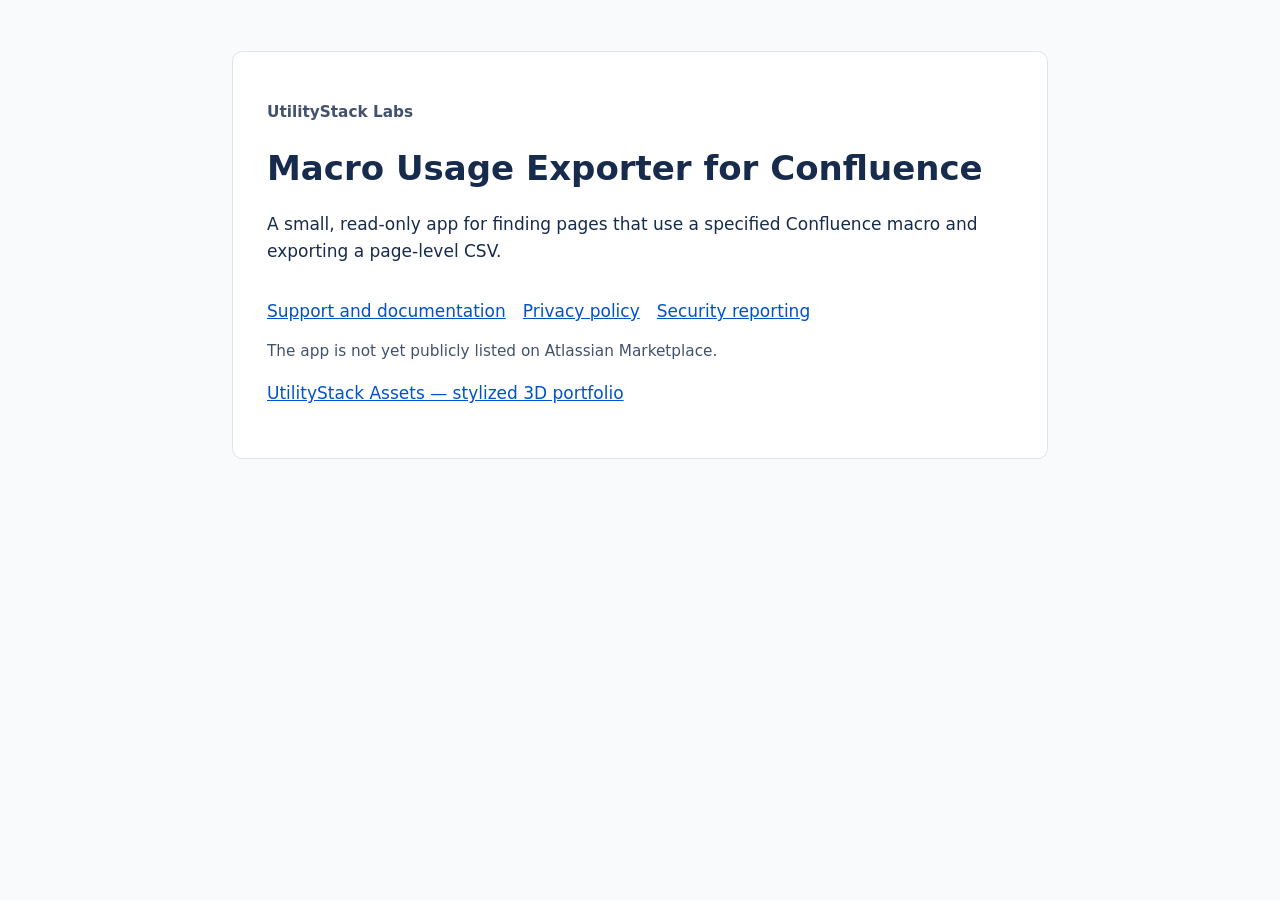
<file: index.html>
<!doctype html>
<html lang="en">
<head>
  <meta charset="utf-8">
  <meta name="viewport" content="width=device-width, initial-scale=1">
  <title>UtilityStack Labs — Macro Usage Exporter</title>
  <link rel="stylesheet" href="style.css">
</head>
<body>
  <main>
    <p class="eyebrow">UtilityStack Labs</p>
    <h1>Macro Usage Exporter for Confluence</h1>
    <p>A small, read-only app for finding pages that use a specified Confluence macro and exporting a page-level CSV.</p>
    <nav aria-label="App resources">
      <a href="support.html">Support and documentation</a>
      <a href="privacy.html">Privacy policy</a>
      <a href="security.html">Security reporting</a>
    </nav>
    <p class="note">The app is not yet publicly listed on Atlassian Marketplace.</p>
    <p><a href="assets/">UtilityStack Assets — stylized 3D portfolio</a></p>
  </main>
</body>
</html>
</file>
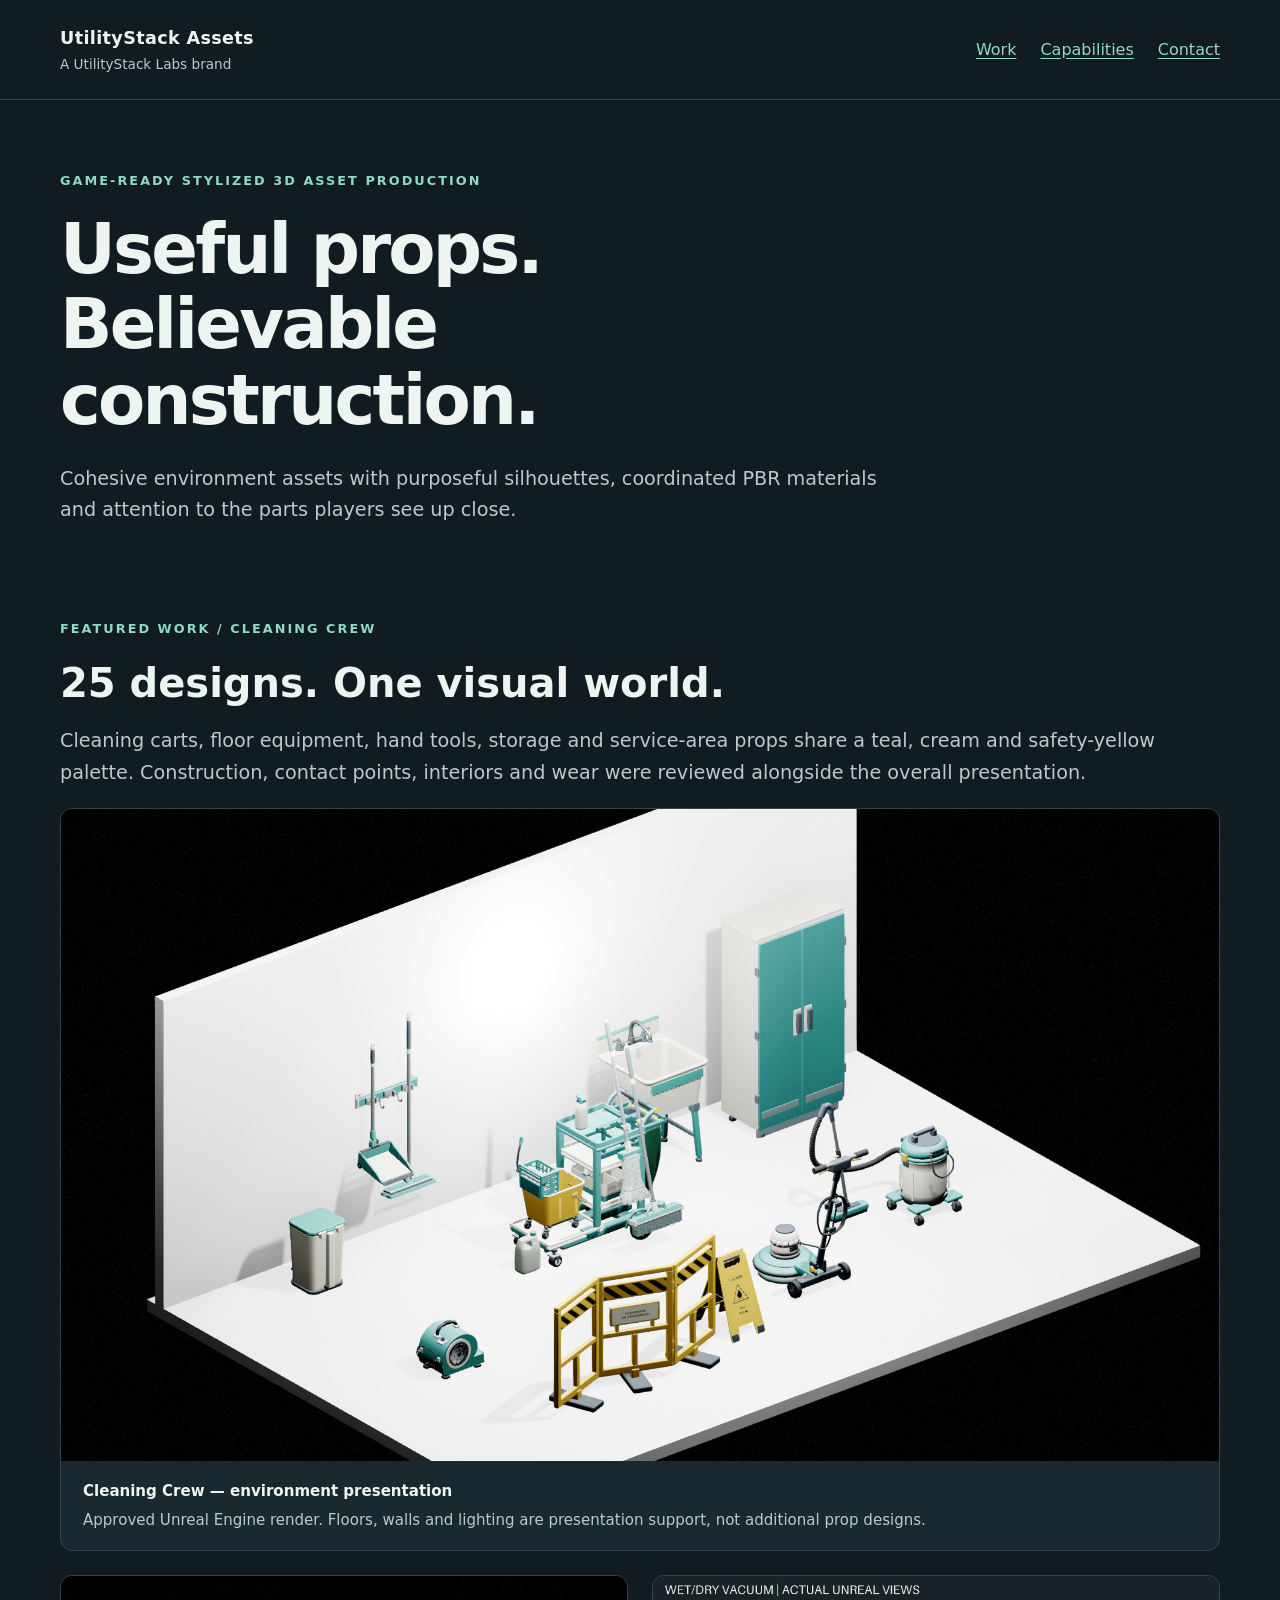
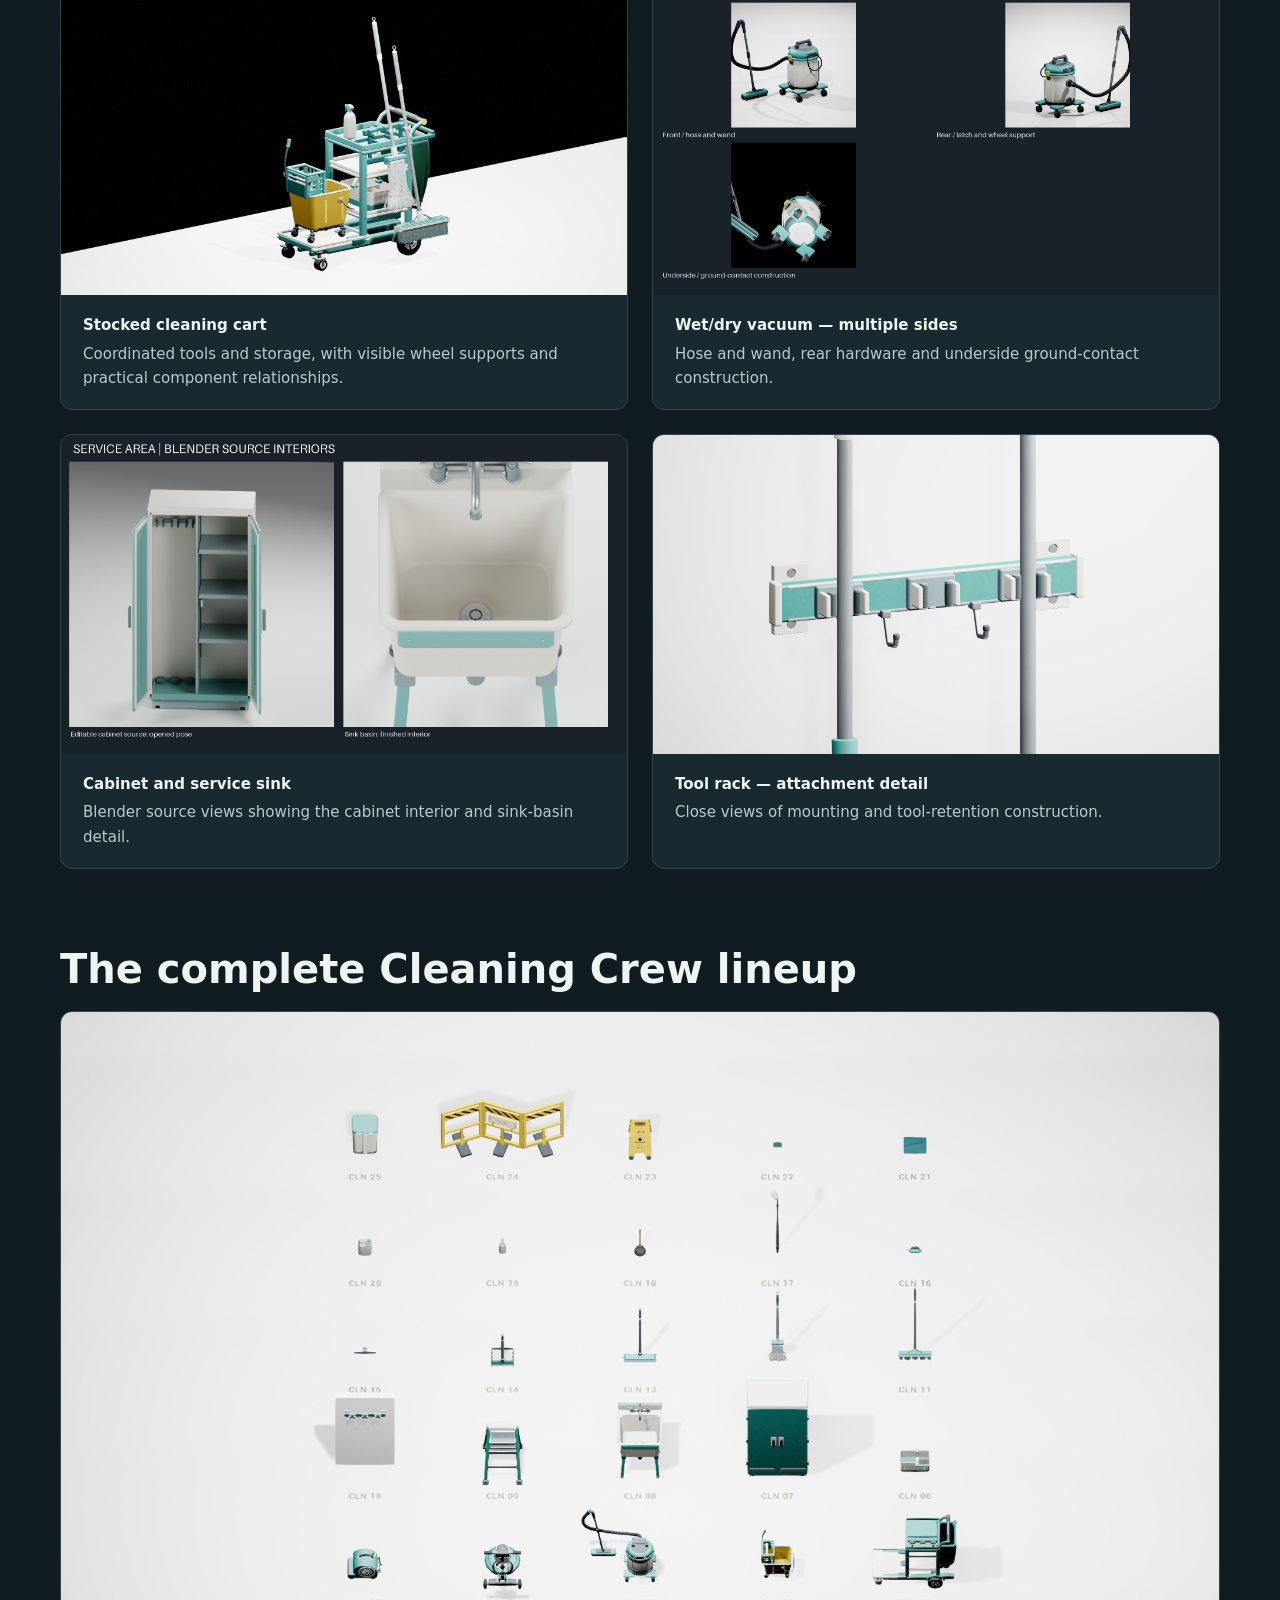
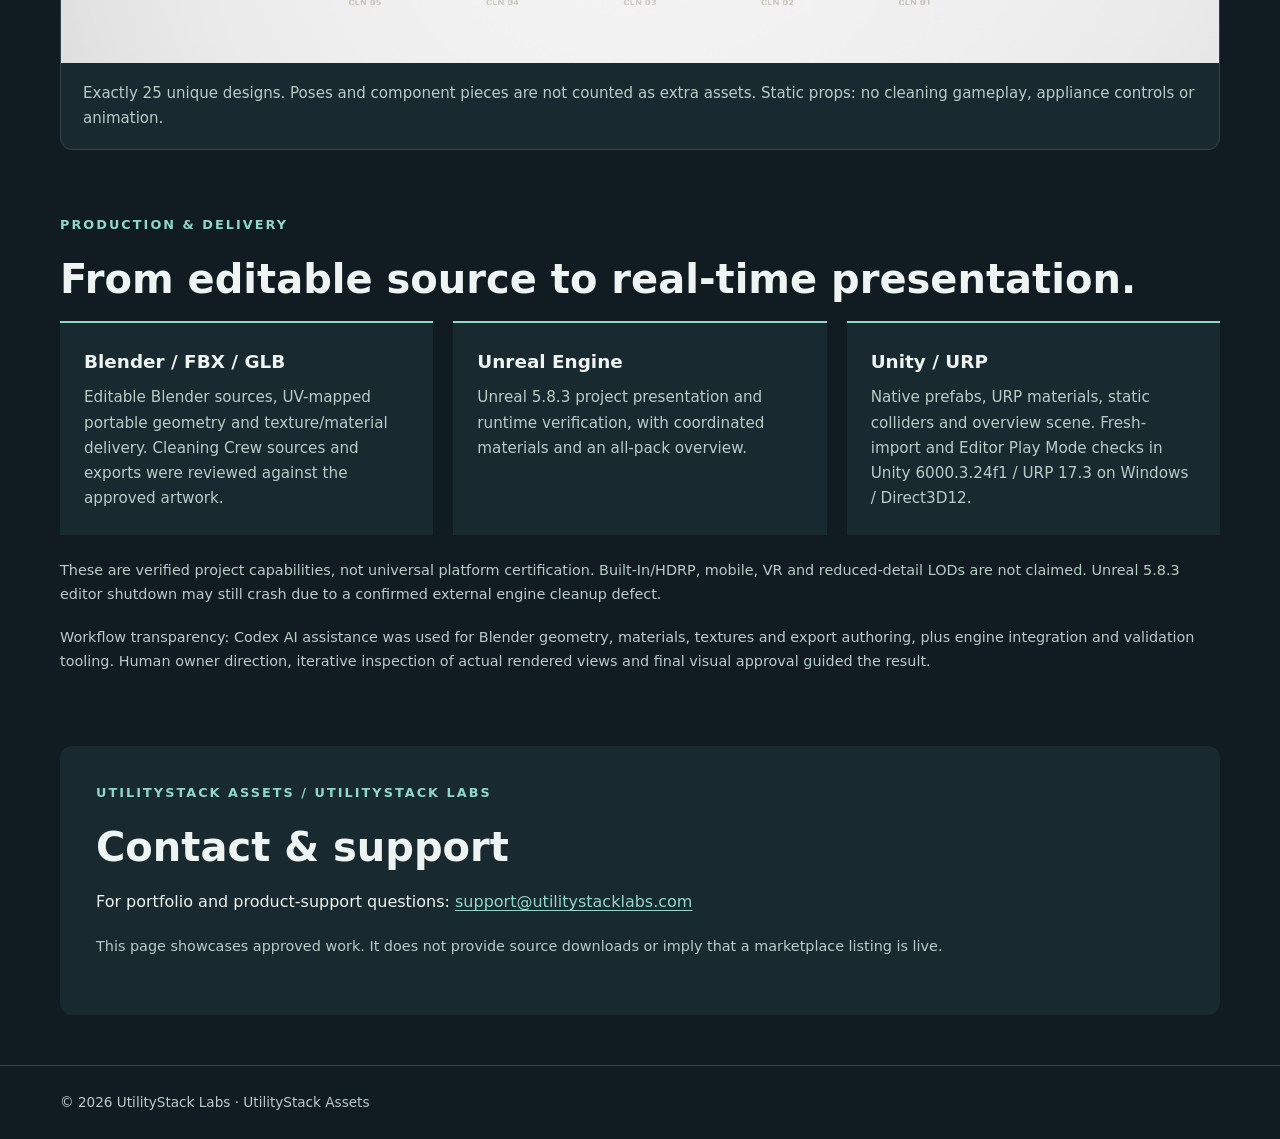
<file: assets/index.html>
<!doctype html>
<html lang="en">
<head>
  <meta charset="utf-8">
  <meta name="viewport" content="width=device-width, initial-scale=1">
  <meta name="description" content="UtilityStack Assets, a UtilityStack Labs brand: game-ready stylized 3D asset production. Explore the 25-prop Cleaning Crew portfolio and construction details.">
  <title>UtilityStack Assets — Stylized 3D Portfolio</title>
  <style>
    :root { color-scheme: dark; --bg:#101c21; --panel:#192930; --ink:#eef4f1; --muted:#b9cbc9; --accent:#8fd8ca; }
    * { box-sizing:border-box; }
    body { margin:0; background:var(--bg); color:var(--ink); font-family:system-ui,-apple-system,BlinkMacSystemFont,"Segoe UI",sans-serif; line-height:1.65; }
    a { color:var(--accent); text-underline-offset:.2em; }
    a:focus-visible { outline:3px solid var(--accent); outline-offset:5px; }
    .wrap { width:min(1160px,calc(100% - 40px)); margin:auto; }
    header { padding:24px 0; border-bottom:1px solid #31454b; }
    header .wrap { display:flex; flex-wrap:wrap; gap:12px 28px; align-items:center; justify-content:space-between; }
    .brand { font-weight:750; font-size:1.1rem; letter-spacing:.02em; }
    .parent { color:var(--muted); font-size:.85rem; }
    nav { display:flex; gap:24px; }
    .intro { padding:70px 0 40px; max-width:830px; }
    .eyebrow { color:var(--accent); font-size:.8rem; font-weight:700; letter-spacing:.16em; text-transform:uppercase; }
    h1 { font-size:clamp(2.4rem,6vw,4.3rem); line-height:1.1; letter-spacing:-.04em; margin:16px 0 24px; }
    h2 { font-size:clamp(1.7rem,4vw,2.5rem); line-height:1.2; margin:12px 0 18px; }
    h3 { margin:0 0 8px; font-size:1.15rem; }
    p { margin:0 0 20px; }
    .lead { font-size:1.2rem; color:var(--muted); }
    section { padding:32px 0; scroll-margin-top:24px; }
    figure { margin:0; background:var(--panel); border:1px solid #31454b; border-radius:12px; overflow:hidden; }
    img { width:100%; height:auto; display:block; }
    figcaption { padding:18px 22px; color:var(--muted); font-size:.94rem; }
    figcaption strong { display:block; color:var(--ink); margin-bottom:4px; }
    .grid { display:grid; grid-template-columns:repeat(2,minmax(0,1fr)); gap:24px; margin-top:24px; }
    .capabilities { display:grid; grid-template-columns:repeat(3,minmax(0,1fr)); gap:20px; }
    .capabilities article { padding:24px; border-top:2px solid var(--accent); background:var(--panel); }
    .capabilities p { font-size:.95rem; color:var(--muted); margin:0; }
    .note { color:var(--muted); font-size:.9rem; }
    .contact { padding:36px; background:var(--panel); border-radius:12px; margin:20px 0 50px; }
    footer { padding:25px 0; border-top:1px solid #31454b; color:var(--muted); font-size:.85rem; }
    @media(max-width:700px) { .grid,.capabilities { grid-template-columns:1fr; } .intro { padding-top:40px; } .contact { padding:24px; } nav { gap:18px; } }
  </style>
</head>
<body>
  <header><div class="wrap">
    <div><div class="brand">UtilityStack Assets</div><div class="parent">A UtilityStack Labs brand</div></div>
    <nav aria-label="Portfolio"><a href="#work">Work</a><a href="#capabilities">Capabilities</a><a href="#contact">Contact</a></nav>
  </div></header>
  <main class="wrap">
    <div class="intro">
      <p class="eyebrow">Game-ready stylized 3D asset production</p>
      <h1>Useful props.<br>Believable construction.</h1>
      <p class="lead">Cohesive environment assets with purposeful silhouettes, coordinated PBR materials and attention to the parts players see up close.</p>
    </div>
    <section id="work" aria-labelledby="work-title">
      <p class="eyebrow">Featured work / Cleaning Crew</p>
      <h2 id="work-title">25 designs. One visual world.</h2>
      <p class="lead">Cleaning carts, floor equipment, hand tools, storage and service-area props share a teal, cream and safety-yellow palette. Construction, contact points, interiors and wear were reviewed alongside the overall presentation.</p>
      <figure><a href="images/showcase.jpg" aria-label="Open full-size Cleaning Crew scene"><img src="images/showcase.jpg" width="1920" height="1080" alt="Stylized Cleaning Crew equipment arranged in an Unreal service-area scene"></a><figcaption><strong>Cleaning Crew — environment presentation</strong>Approved Unreal Engine render. Floors, walls and lighting are presentation support, not additional prop designs.</figcaption></figure>
      <div class="grid">
        <figure><a href="images/cart.jpg" aria-label="Open full-size cleaning cart render"><img src="images/cart.jpg" width="1920" height="1080" loading="lazy" alt="Stocked teal cleaning cart with bucket, wringer, shelves, handles and caster wheels"></a><figcaption><strong>Stocked cleaning cart</strong>Coordinated tools and storage, with visible wheel supports and practical component relationships.</figcaption></figure>
        <figure><a href="images/vacuum.jpg" aria-label="Open full-size vacuum construction views"><img src="images/vacuum.jpg" width="1920" height="1080" loading="lazy" alt="Wet-dry vacuum shown from front, rear and underside with hose, latches and wheel mounts"></a><figcaption><strong>Wet/dry vacuum — multiple sides</strong>Hose and wand, rear hardware and underside ground-contact construction.</figcaption></figure>
        <figure><a href="images/interiors.jpg" aria-label="Open full-size cabinet and sink views"><img src="images/interiors.jpg" width="1920" height="1080" loading="lazy" alt="Opened utility cabinet and detailed sink basin rendered from Blender sources"></a><figcaption><strong>Cabinet and service sink</strong>Blender source views showing the cabinet interior and sink-basin detail.</figcaption></figure>
        <figure><a href="images/rack.jpg" aria-label="Open full-size rack mounting detail"><img src="images/rack.jpg" width="1920" height="1080" loading="lazy" alt="Cleaning-tool rack mounting and clip construction in Unreal"></a><figcaption><strong>Tool rack — attachment detail</strong>Close views of mounting and tool-retention construction.</figcaption></figure>
      </div>
    </section>
    <section aria-labelledby="overview-title">
      <h2 id="overview-title">The complete Cleaning Crew lineup</h2>
      <figure><a href="images/overview.jpg" aria-label="Open full-size 25-design overview"><img src="images/overview.jpg" width="1920" height="1080" loading="lazy" alt="Overview of all 25 Cleaning Crew prop designs, including carts, machines, cabinet, sink and hand tools"></a><figcaption>Exactly 25 unique designs. Poses and component pieces are not counted as extra assets. Static props: no cleaning gameplay, appliance controls or animation.</figcaption></figure>
    </section>
    <section id="capabilities" aria-labelledby="capabilities-title">
      <p class="eyebrow">Production &amp; delivery</p>
      <h2 id="capabilities-title">From editable source to real-time presentation.</h2>
      <div class="capabilities">
        <article><h3>Blender / FBX / GLB</h3><p>Editable Blender sources, UV-mapped portable geometry and texture/material delivery. Cleaning Crew sources and exports were reviewed against the approved artwork.</p></article>
        <article><h3>Unreal Engine</h3><p>Unreal 5.8.3 project presentation and runtime verification, with coordinated materials and an all-pack overview.</p></article>
        <article><h3>Unity / URP</h3><p>Native prefabs, URP materials, static colliders and overview scene. Fresh-import and Editor Play Mode checks in Unity 6000.3.24f1 / URP 17.3 on Windows / Direct3D12.</p></article>
      </div>
      <p class="note" style="margin-top:24px">These are verified project capabilities, not universal platform certification. Built-In/HDRP, mobile, VR and reduced-detail LODs are not claimed. Unreal 5.8.3 editor shutdown may still crash due to a confirmed external engine cleanup defect.</p>
      <p class="note">Workflow transparency: Codex AI assistance was used for Blender geometry, materials, textures and export authoring, plus engine integration and validation tooling. Human owner direction, iterative inspection of actual rendered views and final visual approval guided the result.</p>
    </section>
    <section id="contact" class="contact" aria-labelledby="contact-title">
      <p class="eyebrow">UtilityStack Assets / UtilityStack Labs</p>
      <h2 id="contact-title">Contact &amp; support</h2>
      <p>For portfolio and product-support questions: <a href="mailto:support@utilitystacklabs.com">support@utilitystacklabs.com</a></p>
      <p class="note">This page showcases approved work. It does not provide source downloads or imply that a marketplace listing is live.</p>
    </section>
  </main>
  <footer><div class="wrap">© 2026 UtilityStack Labs · UtilityStack Assets</div></footer>
</body>
</html>
</file>
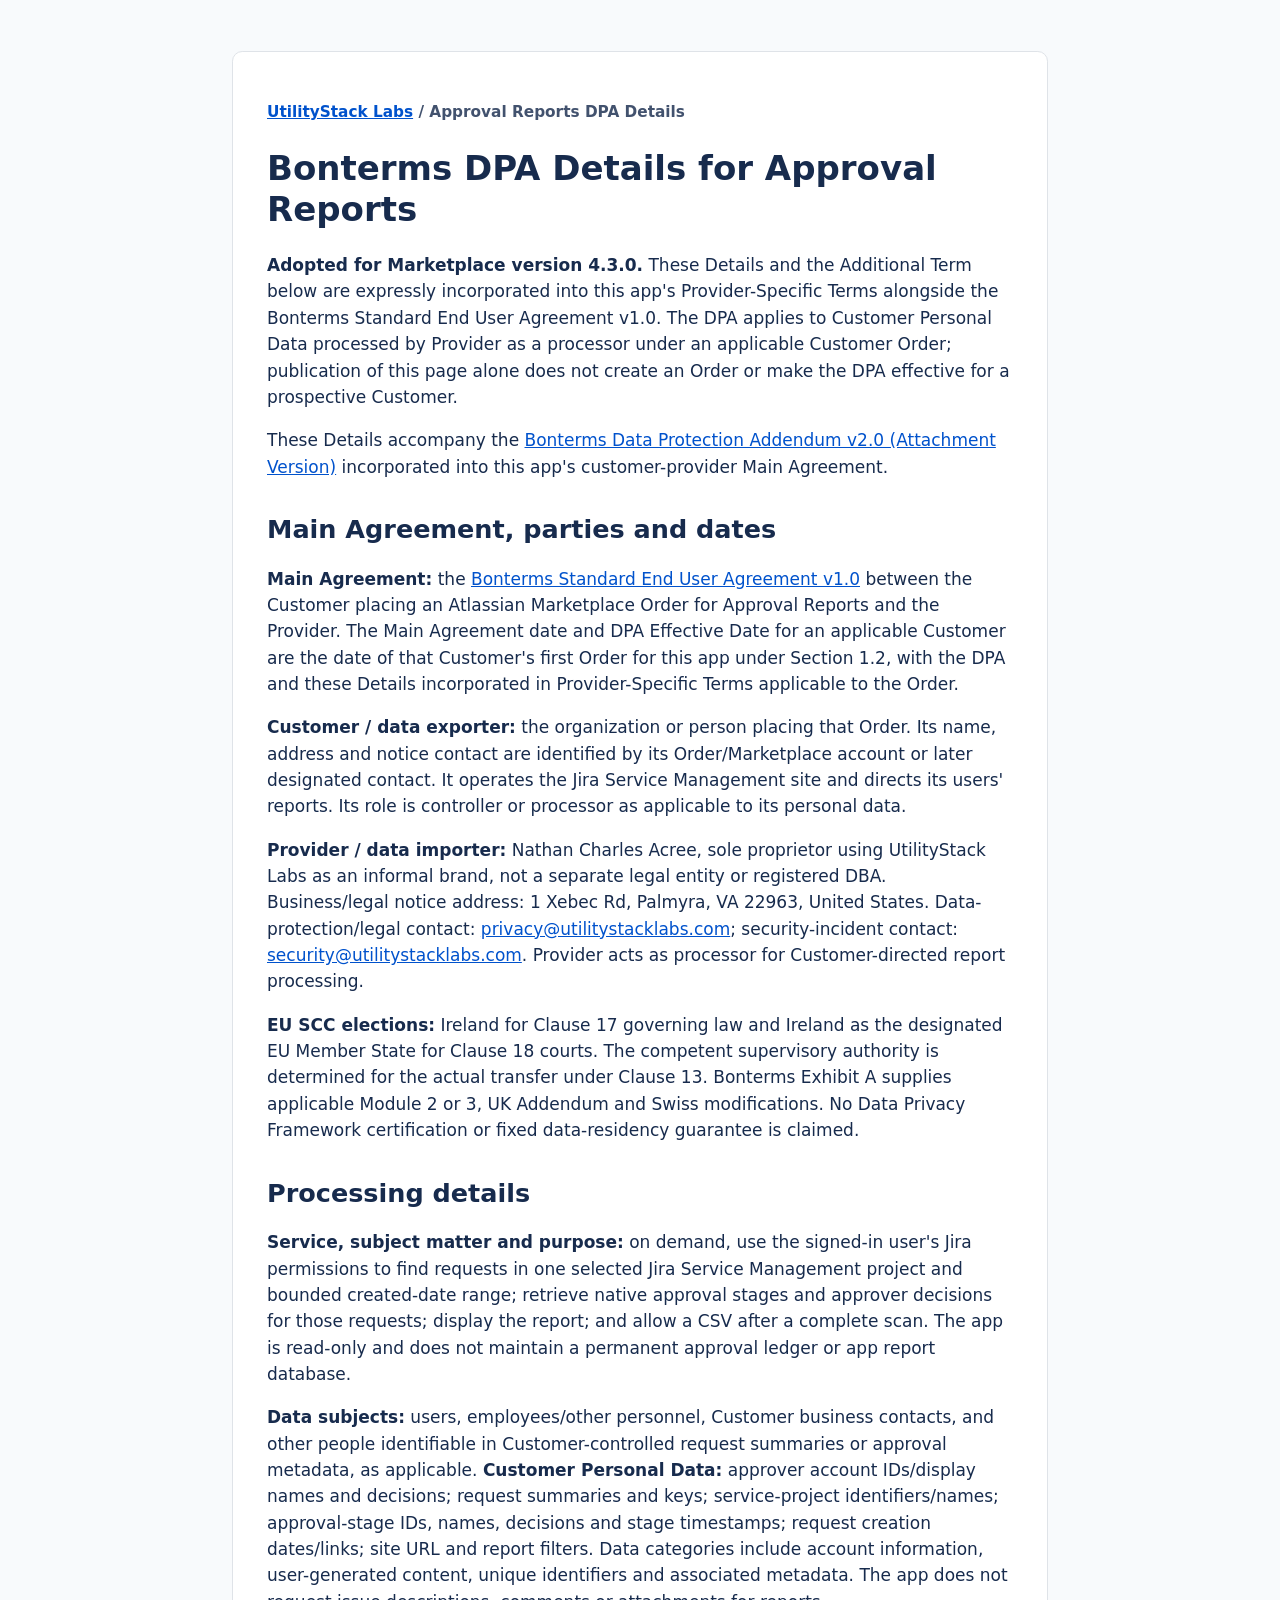
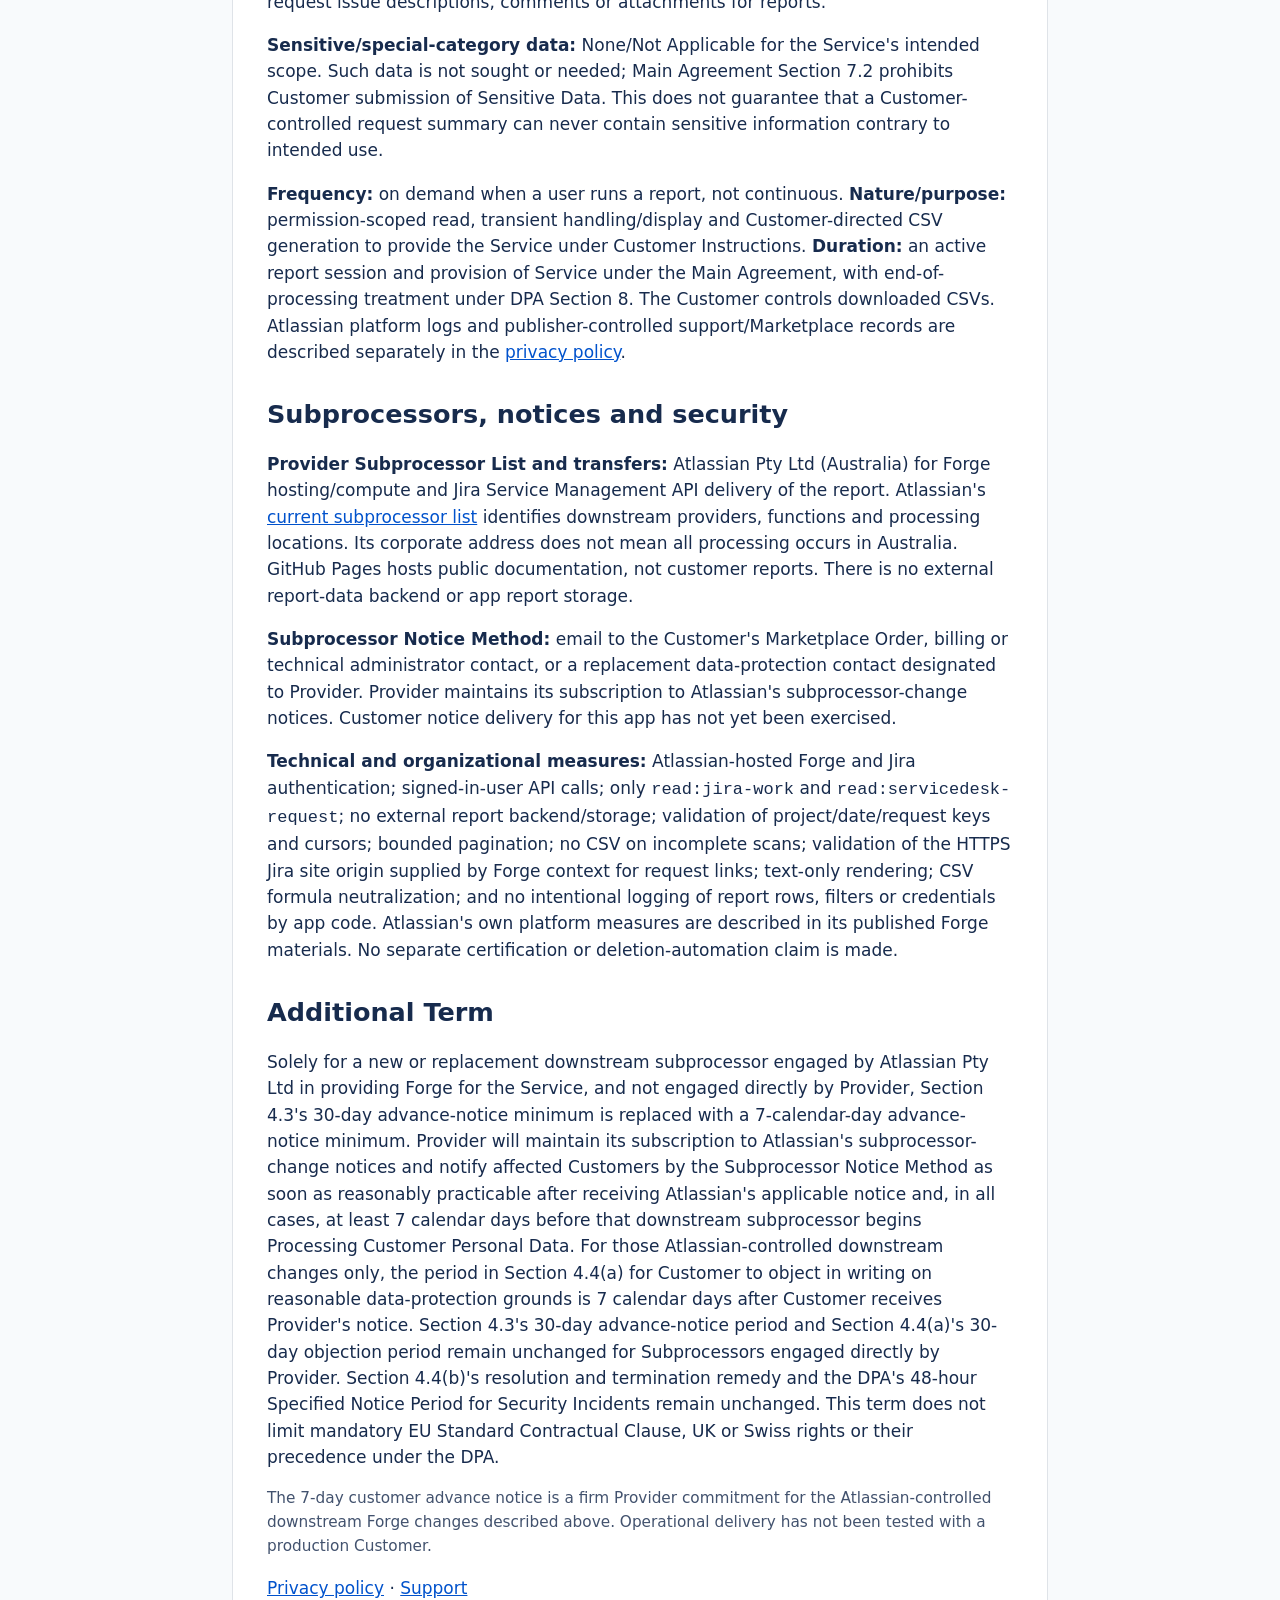
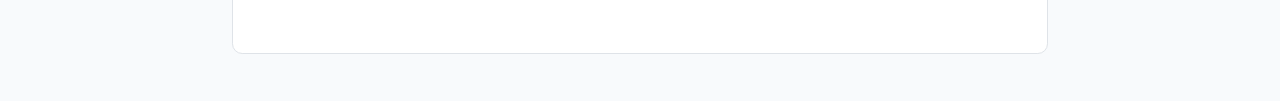
<file: approval-reports-dpa.html>
<!doctype html>
<html lang="en">
<head>
  <meta charset="utf-8">
  <meta name="viewport" content="width=device-width, initial-scale=1">
  <title>DPA Details — Approval Reports for Jira Service Management</title>
  <link rel="stylesheet" href="style.css">
</head>
<body>
  <main>
    <p class="eyebrow"><a href="index.html">UtilityStack Labs</a> / Approval Reports DPA Details</p>
    <h1>Bonterms DPA Details for Approval Reports</h1>
    <p><strong>Adopted for Marketplace version 4.3.0.</strong> These Details and the Additional Term below are expressly incorporated into this app's Provider-Specific Terms alongside the Bonterms Standard End User Agreement v1.0. The DPA applies to Customer Personal Data processed by Provider as a processor under an applicable Customer Order; publication of this page alone does not create an Order or make the DPA effective for a prospective Customer.</p>
    <p>These Details accompany the <a href="https://bonterms.com/standard/dpa-v2-attachment-version">Bonterms Data Protection Addendum v2.0 (Attachment Version)</a> incorporated into this app's customer-provider Main Agreement.</p>
    <h2>Main Agreement, parties and dates</h2>
    <p><strong>Main Agreement:</strong> the <a href="https://www.atlassian.com/licensing/marketplace/end-user-agreement-v1">Bonterms Standard End User Agreement v1.0</a> between the Customer placing an Atlassian Marketplace Order for Approval Reports and the Provider. The Main Agreement date and DPA Effective Date for an applicable Customer are the date of that Customer's first Order for this app under Section 1.2, with the DPA and these Details incorporated in Provider-Specific Terms applicable to the Order.</p>
    <p><strong>Customer / data exporter:</strong> the organization or person placing that Order. Its name, address and notice contact are identified by its Order/Marketplace account or later designated contact. It operates the Jira Service Management site and directs its users' reports. Its role is controller or processor as applicable to its personal data.</p>
    <p><strong>Provider / data importer:</strong> Nathan Charles Acree, sole proprietor using UtilityStack Labs as an informal brand, not a separate legal entity or registered DBA. Business/legal notice address: 1 Xebec Rd, Palmyra, VA 22963, United States. Data-protection/legal contact: <a href="mailto:privacy@utilitystacklabs.com">privacy@utilitystacklabs.com</a>; security-incident contact: <a href="mailto:security@utilitystacklabs.com">security@utilitystacklabs.com</a>. Provider acts as processor for Customer-directed report processing.</p>
    <p><strong>EU SCC elections:</strong> Ireland for Clause 17 governing law and Ireland as the designated EU Member State for Clause 18 courts. The competent supervisory authority is determined for the actual transfer under Clause 13. Bonterms Exhibit A supplies applicable Module 2 or 3, UK Addendum and Swiss modifications. No Data Privacy Framework certification or fixed data-residency guarantee is claimed.</p>
    <h2>Processing details</h2>
    <p><strong>Service, subject matter and purpose:</strong> on demand, use the signed-in user's Jira permissions to find requests in one selected Jira Service Management project and bounded created-date range; retrieve native approval stages and approver decisions for those requests; display the report; and allow a CSV after a complete scan. The app is read-only and does not maintain a permanent approval ledger or app report database.</p>
    <p><strong>Data subjects:</strong> users, employees/other personnel, Customer business contacts, and other people identifiable in Customer-controlled request summaries or approval metadata, as applicable. <strong>Customer Personal Data:</strong> approver account IDs/display names and decisions; request summaries and keys; service-project identifiers/names; approval-stage IDs, names, decisions and stage timestamps; request creation dates/links; site URL and report filters. Data categories include account information, user-generated content, unique identifiers and associated metadata. The app does not request issue descriptions, comments or attachments for reports.</p>
    <p><strong>Sensitive/special-category data:</strong> None/Not Applicable for the Service's intended scope. Such data is not sought or needed; Main Agreement Section 7.2 prohibits Customer submission of Sensitive Data. This does not guarantee that a Customer-controlled request summary can never contain sensitive information contrary to intended use.</p>
    <p><strong>Frequency:</strong> on demand when a user runs a report, not continuous. <strong>Nature/purpose:</strong> permission-scoped read, transient handling/display and Customer-directed CSV generation to provide the Service under Customer Instructions. <strong>Duration:</strong> an active report session and provision of Service under the Main Agreement, with end-of-processing treatment under DPA Section 8. The Customer controls downloaded CSVs. Atlassian platform logs and publisher-controlled support/Marketplace records are described separately in the <a href="approval-reports-privacy.html">privacy policy</a>.</p>
    <h2>Subprocessors, notices and security</h2>
    <p><strong>Provider Subprocessor List and transfers:</strong> Atlassian Pty Ltd (Australia) for Forge hosting/compute and Jira Service Management API delivery of the report. Atlassian's <a href="https://www.atlassian.com/legal/sub-processors">current subprocessor list</a> identifies downstream providers, functions and processing locations. Its corporate address does not mean all processing occurs in Australia. GitHub Pages hosts public documentation, not customer reports. There is no external report-data backend or app report storage.</p>
    <p><strong>Subprocessor Notice Method:</strong> email to the Customer's Marketplace Order, billing or technical administrator contact, or a replacement data-protection contact designated to Provider. Provider maintains its subscription to Atlassian's subprocessor-change notices. Customer notice delivery for this app has not yet been exercised.</p>
    <p><strong>Technical and organizational measures:</strong> Atlassian-hosted Forge and Jira authentication; signed-in-user API calls; only <code>read:jira-work</code> and <code>read:servicedesk-request</code>; no external report backend/storage; validation of project/date/request keys and cursors; bounded pagination; no CSV on incomplete scans; validation of the HTTPS Jira site origin supplied by Forge context for request links; text-only rendering; CSV formula neutralization; and no intentional logging of report rows, filters or credentials by app code. Atlassian's own platform measures are described in its published Forge materials. No separate certification or deletion-automation claim is made.</p>
    <h2>Additional Term</h2>
    <p>Solely for a new or replacement downstream subprocessor engaged by Atlassian Pty Ltd in providing Forge for the Service, and not engaged directly by Provider, Section 4.3's 30-day advance-notice minimum is replaced with a 7-calendar-day advance-notice minimum. Provider will maintain its subscription to Atlassian's subprocessor-change notices and notify affected Customers by the Subprocessor Notice Method as soon as reasonably practicable after receiving Atlassian's applicable notice and, in all cases, at least 7 calendar days before that downstream subprocessor begins Processing Customer Personal Data. For those Atlassian-controlled downstream changes only, the period in Section 4.4(a) for Customer to object in writing on reasonable data-protection grounds is 7 calendar days after Customer receives Provider's notice. Section 4.3's 30-day advance-notice period and Section 4.4(a)'s 30-day objection period remain unchanged for Subprocessors engaged directly by Provider. Section 4.4(b)'s resolution and termination remedy and the DPA's 48-hour Specified Notice Period for Security Incidents remain unchanged. This term does not limit mandatory EU Standard Contractual Clause, UK or Swiss rights or their precedence under the DPA.</p>
    <p class="note">The 7-day customer advance notice is a firm Provider commitment for the Atlassian-controlled downstream Forge changes described above. Operational delivery has not been tested with a production Customer.</p>
    <p><a href="approval-reports-privacy.html">Privacy policy</a> · <a href="approval-reports-support.html">Support</a></p>
  </main>
</body>
</html>
</file>
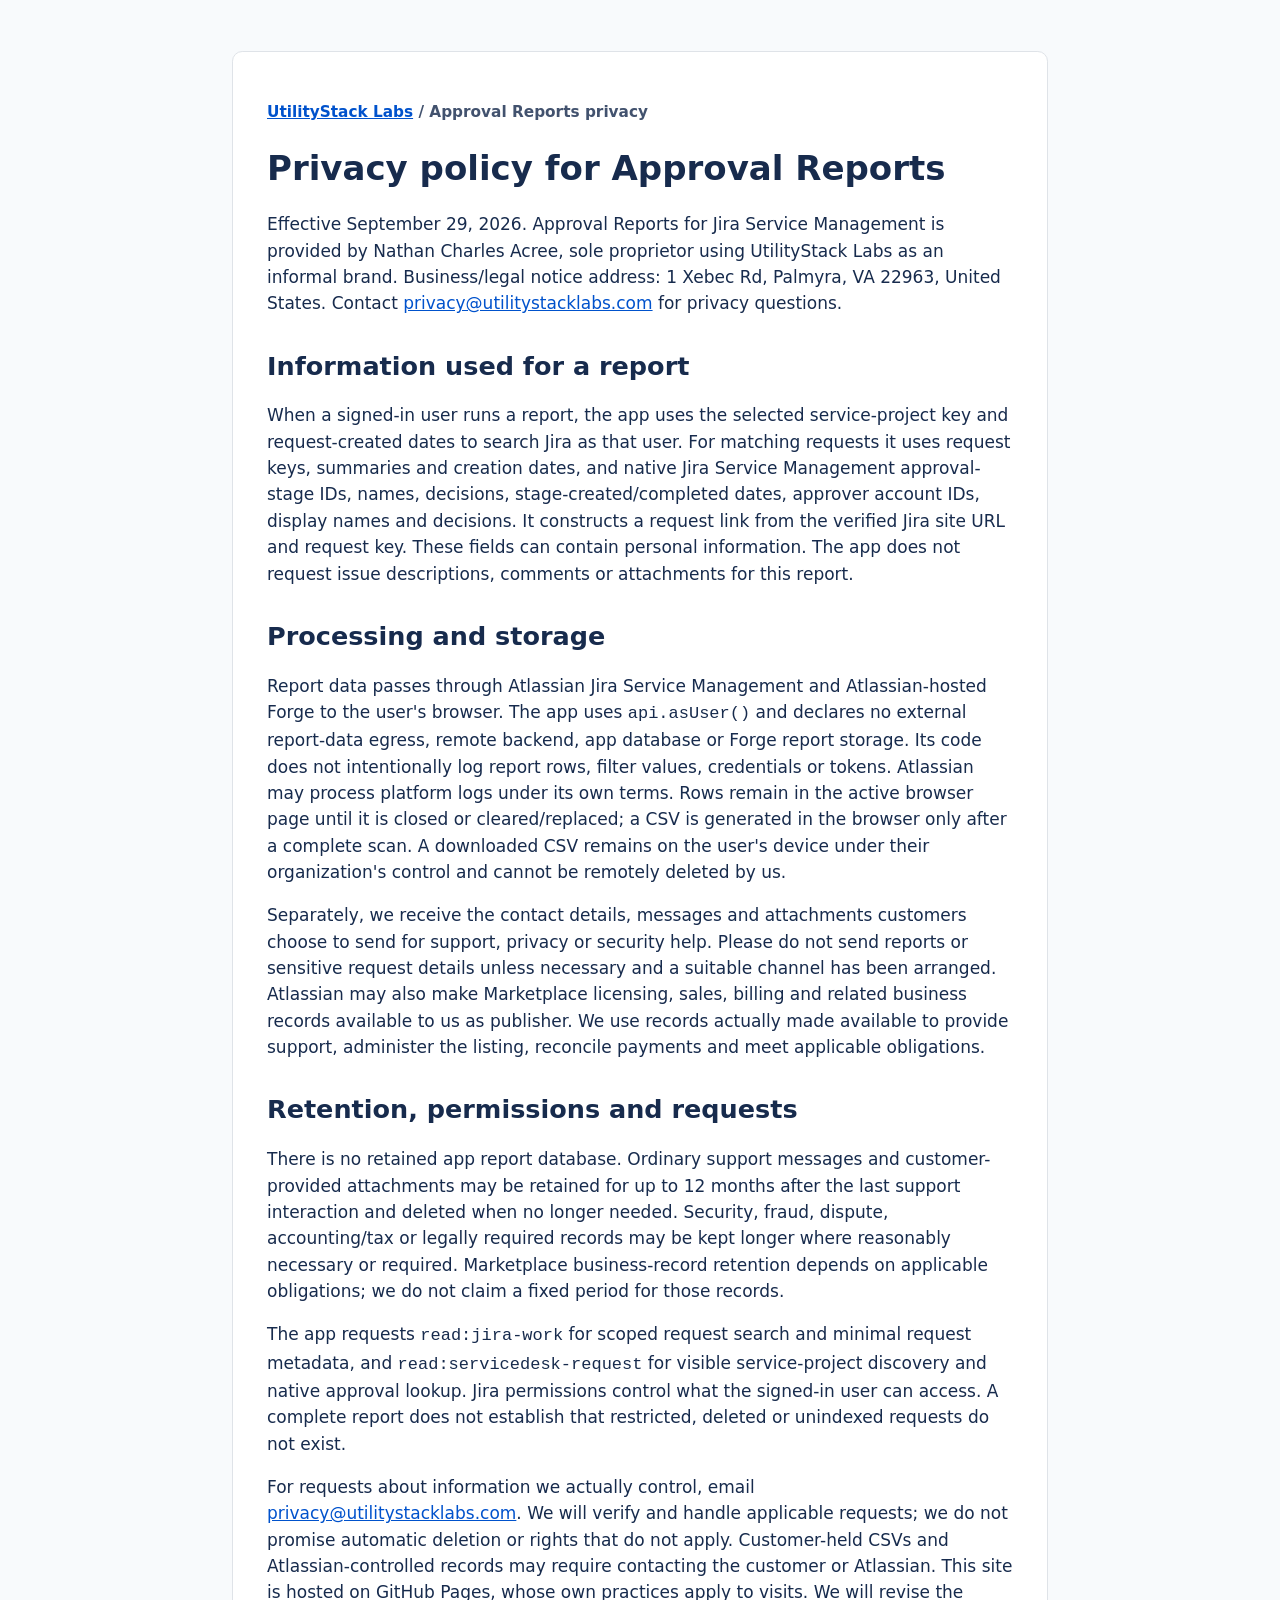
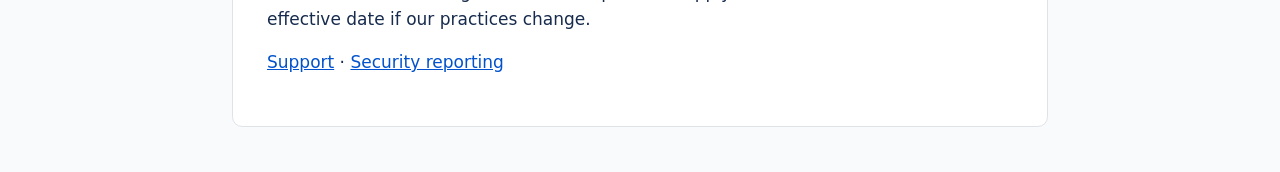
<file: approval-reports-privacy.html>
<!doctype html>
<html lang="en">
<head>
  <meta charset="utf-8">
  <meta name="viewport" content="width=device-width, initial-scale=1">
  <title>Privacy policy — Approval Reports for Jira Service Management</title>
  <link rel="stylesheet" href="style.css">
</head>
<body>
  <main>
    <p class="eyebrow"><a href="index.html">UtilityStack Labs</a> / Approval Reports privacy</p>
    <h1>Privacy policy for Approval Reports</h1>
    <p>Effective September 29, 2026. Approval Reports for Jira Service Management is provided by Nathan Charles Acree, sole proprietor using UtilityStack Labs as an informal brand. Business/legal notice address: 1 Xebec Rd, Palmyra, VA 22963, United States. Contact <a href="mailto:privacy@utilitystacklabs.com">privacy@utilitystacklabs.com</a> for privacy questions.</p>
    <h2>Information used for a report</h2>
    <p>When a signed-in user runs a report, the app uses the selected service-project key and request-created dates to search Jira as that user. For matching requests it uses request keys, summaries and creation dates, and native Jira Service Management approval-stage IDs, names, decisions, stage-created/completed dates, approver account IDs, display names and decisions. It constructs a request link from the verified Jira site URL and request key. These fields can contain personal information. The app does not request issue descriptions, comments or attachments for this report.</p>
    <h2>Processing and storage</h2>
    <p>Report data passes through Atlassian Jira Service Management and Atlassian-hosted Forge to the user's browser. The app uses <code>api.asUser()</code> and declares no external report-data egress, remote backend, app database or Forge report storage. Its code does not intentionally log report rows, filter values, credentials or tokens. Atlassian may process platform logs under its own terms. Rows remain in the active browser page until it is closed or cleared/replaced; a CSV is generated in the browser only after a complete scan. A downloaded CSV remains on the user's device under their organization's control and cannot be remotely deleted by us.</p>
    <p>Separately, we receive the contact details, messages and attachments customers choose to send for support, privacy or security help. Please do not send reports or sensitive request details unless necessary and a suitable channel has been arranged. Atlassian may also make Marketplace licensing, sales, billing and related business records available to us as publisher. We use records actually made available to provide support, administer the listing, reconcile payments and meet applicable obligations.</p>
    <h2>Retention, permissions and requests</h2>
    <p>There is no retained app report database. Ordinary support messages and customer-provided attachments may be retained for up to 12 months after the last support interaction and deleted when no longer needed. Security, fraud, dispute, accounting/tax or legally required records may be kept longer where reasonably necessary or required. Marketplace business-record retention depends on applicable obligations; we do not claim a fixed period for those records.</p>
    <p>The app requests <code>read:jira-work</code> for scoped request search and minimal request metadata, and <code>read:servicedesk-request</code> for visible service-project discovery and native approval lookup. Jira permissions control what the signed-in user can access. A complete report does not establish that restricted, deleted or unindexed requests do not exist.</p>
    <p>For requests about information we actually control, email <a href="mailto:privacy@utilitystacklabs.com">privacy@utilitystacklabs.com</a>. We will verify and handle applicable requests; we do not promise automatic deletion or rights that do not apply. Customer-held CSVs and Atlassian-controlled records may require contacting the customer or Atlassian. This site is hosted on GitHub Pages, whose own practices apply to visits. We will revise the effective date if our practices change.</p>
    <p><a href="approval-reports-support.html">Support</a> · <a href="security.html">Security reporting</a></p>
  </main>
</body>
</html>
</file>
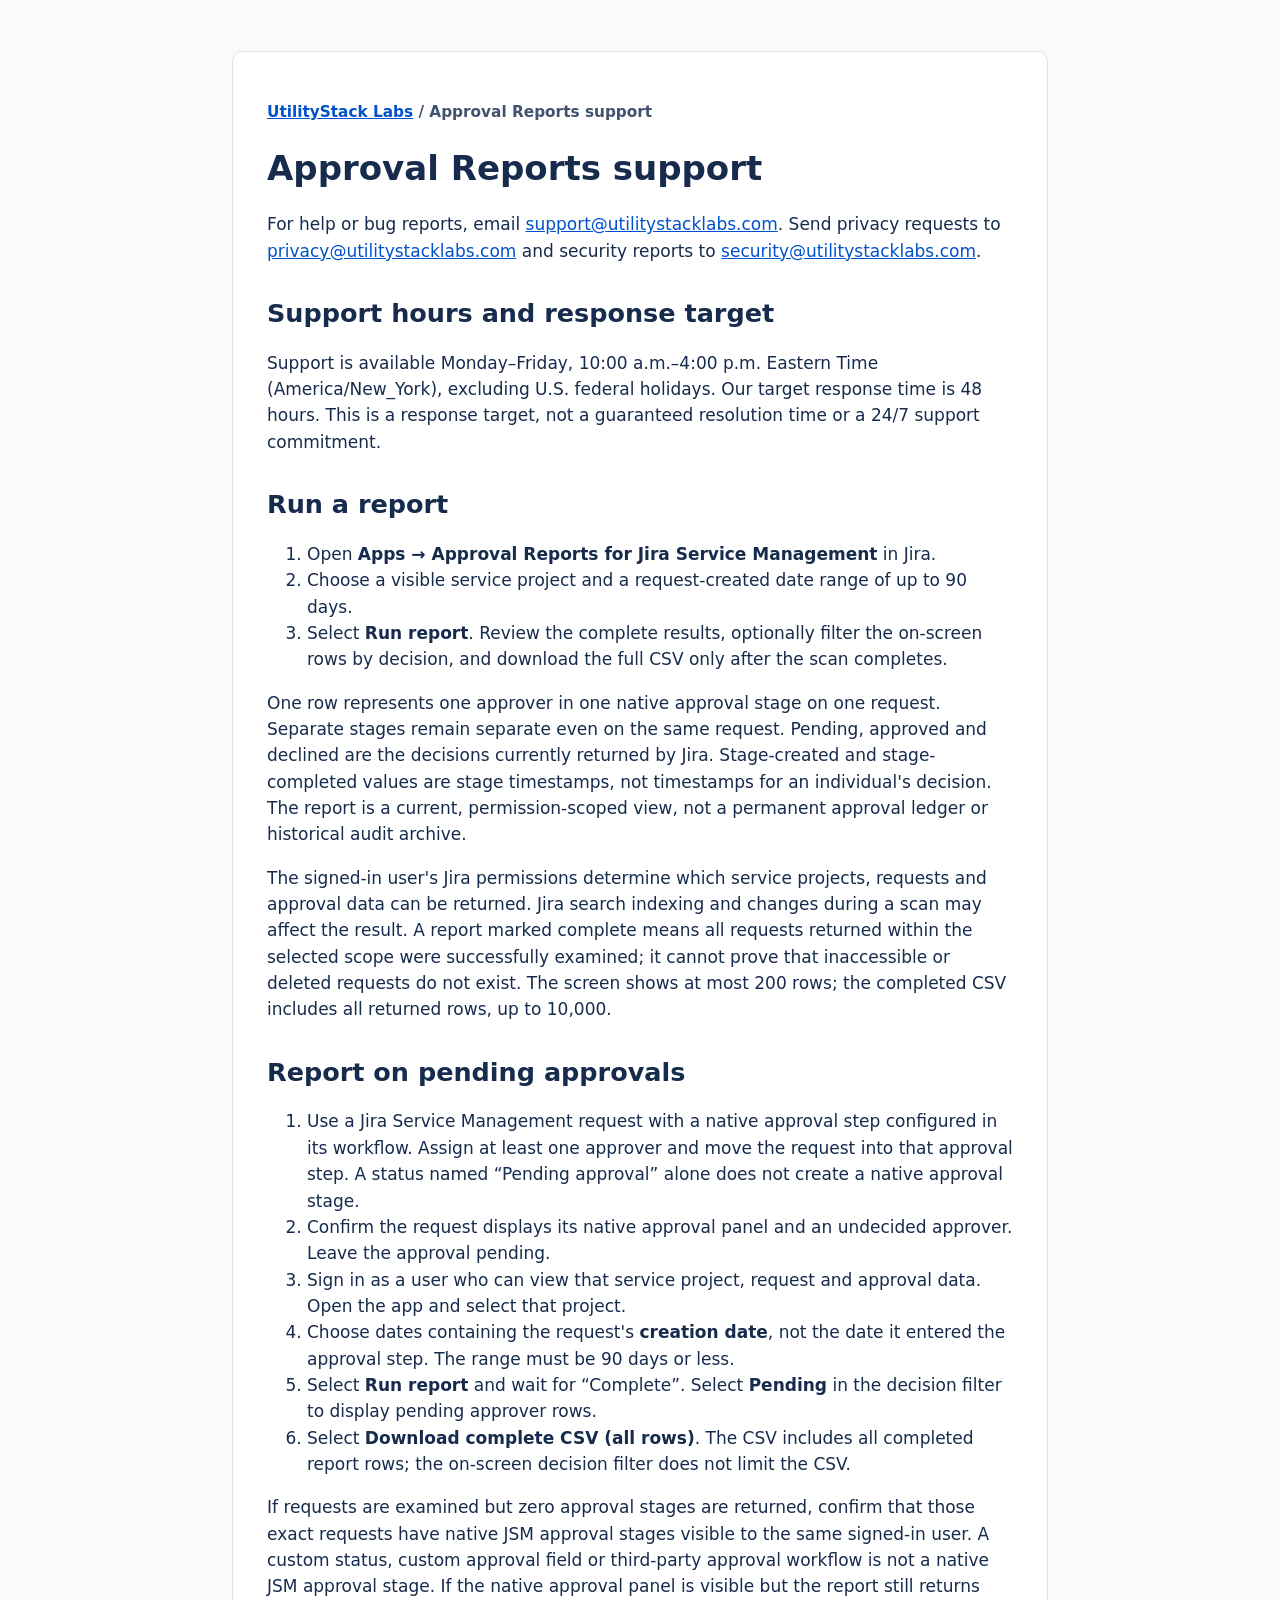
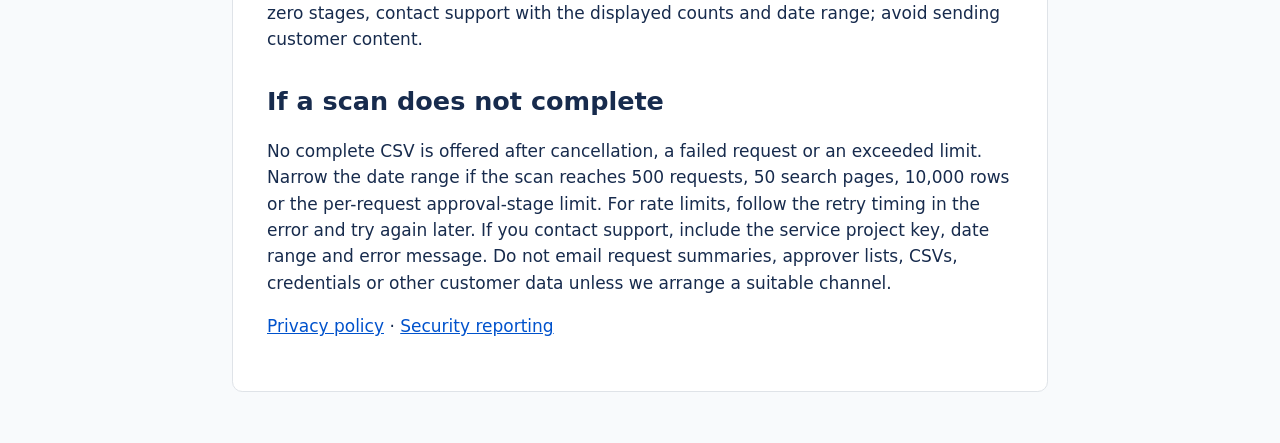
<file: approval-reports-support.html>
<!doctype html>
<html lang="en">
<head>
  <meta charset="utf-8">
  <meta name="viewport" content="width=device-width, initial-scale=1">
  <title>Support — Approval Reports for Jira Service Management</title>
  <link rel="stylesheet" href="style.css">
</head>
<body>
  <main>
    <p class="eyebrow"><a href="index.html">UtilityStack Labs</a> / Approval Reports support</p>
    <h1>Approval Reports support</h1>
    <p>For help or bug reports, email <a href="mailto:support@utilitystacklabs.com">support@utilitystacklabs.com</a>. Send privacy requests to <a href="mailto:privacy@utilitystacklabs.com">privacy@utilitystacklabs.com</a> and security reports to <a href="mailto:security@utilitystacklabs.com">security@utilitystacklabs.com</a>.</p>
    <h2 id="hours">Support hours and response target</h2>
    <p>Support is available Monday–Friday, 10:00 a.m.–4:00 p.m. Eastern Time (America/New_York), excluding U.S. federal holidays. Our target response time is 48 hours. This is a response target, not a guaranteed resolution time or a 24/7 support commitment.</p>
    <h2>Run a report</h2>
    <ol>
      <li>Open <strong>Apps → Approval Reports for Jira Service Management</strong> in Jira.</li>
      <li>Choose a visible service project and a request-created date range of up to 90 days.</li>
      <li>Select <strong>Run report</strong>. Review the complete results, optionally filter the on-screen rows by decision, and download the full CSV only after the scan completes.</li>
    </ol>
    <p>One row represents one approver in one native approval stage on one request. Separate stages remain separate even on the same request. Pending, approved and declined are the decisions currently returned by Jira. Stage-created and stage-completed values are stage timestamps, not timestamps for an individual's decision. The report is a current, permission-scoped view, not a permanent approval ledger or historical audit archive.</p>
    <p>The signed-in user's Jira permissions determine which service projects, requests and approval data can be returned. Jira search indexing and changes during a scan may affect the result. A report marked complete means all requests returned within the selected scope were successfully examined; it cannot prove that inaccessible or deleted requests do not exist. The screen shows at most 200 rows; the completed CSV includes all returned rows, up to 10,000.</p>
    <h2>Report on pending approvals</h2>
    <ol>
      <li>Use a Jira Service Management request with a native approval step configured in its workflow. Assign at least one approver and move the request into that approval step. A status named “Pending approval” alone does not create a native approval stage.</li>
      <li>Confirm the request displays its native approval panel and an undecided approver. Leave the approval pending.</li>
      <li>Sign in as a user who can view that service project, request and approval data. Open the app and select that project.</li>
      <li>Choose dates containing the request's <strong>creation date</strong>, not the date it entered the approval step. The range must be 90 days or less.</li>
      <li>Select <strong>Run report</strong> and wait for “Complete”. Select <strong>Pending</strong> in the decision filter to display pending approver rows.</li>
      <li>Select <strong>Download complete CSV (all rows)</strong>. The CSV includes all completed report rows; the on-screen decision filter does not limit the CSV.</li>
    </ol>
    <p>If requests are examined but zero approval stages are returned, confirm that those exact requests have native JSM approval stages visible to the same signed-in user. A custom status, custom approval field or third-party approval workflow is not a native JSM approval stage. If the native approval panel is visible but the report still returns zero stages, contact support with the displayed counts and date range; avoid sending customer content.</p>
    <h2>If a scan does not complete</h2>
    <p>No complete CSV is offered after cancellation, a failed request or an exceeded limit. Narrow the date range if the scan reaches 500 requests, 50 search pages, 10,000 rows or the per-request approval-stage limit. For rate limits, follow the retry timing in the error and try again later. If you contact support, include the service project key, date range and error message. Do not email request summaries, approver lists, CSVs, credentials or other customer data unless we arrange a suitable channel.</p>
    <p><a href="approval-reports-privacy.html">Privacy policy</a> · <a href="security.html">Security reporting</a></p>
  </main>
</body>
</html>
</file>
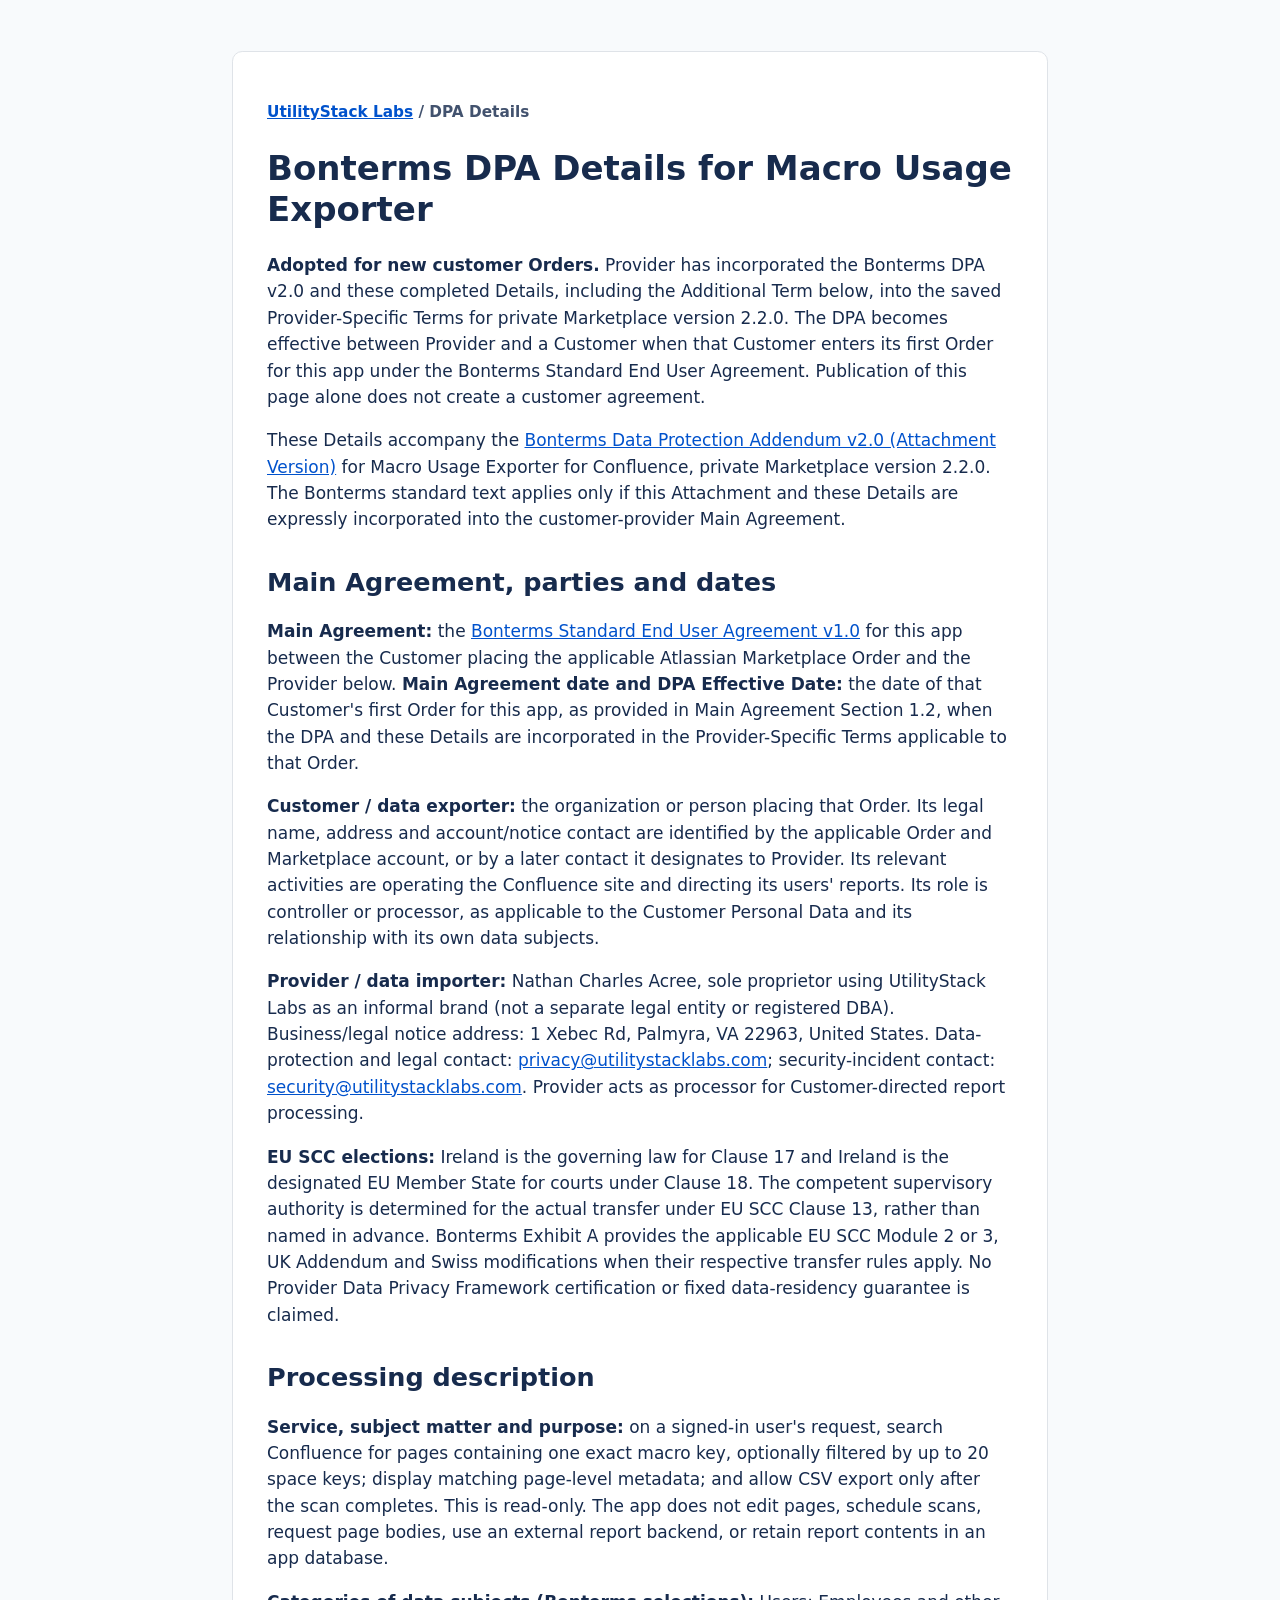
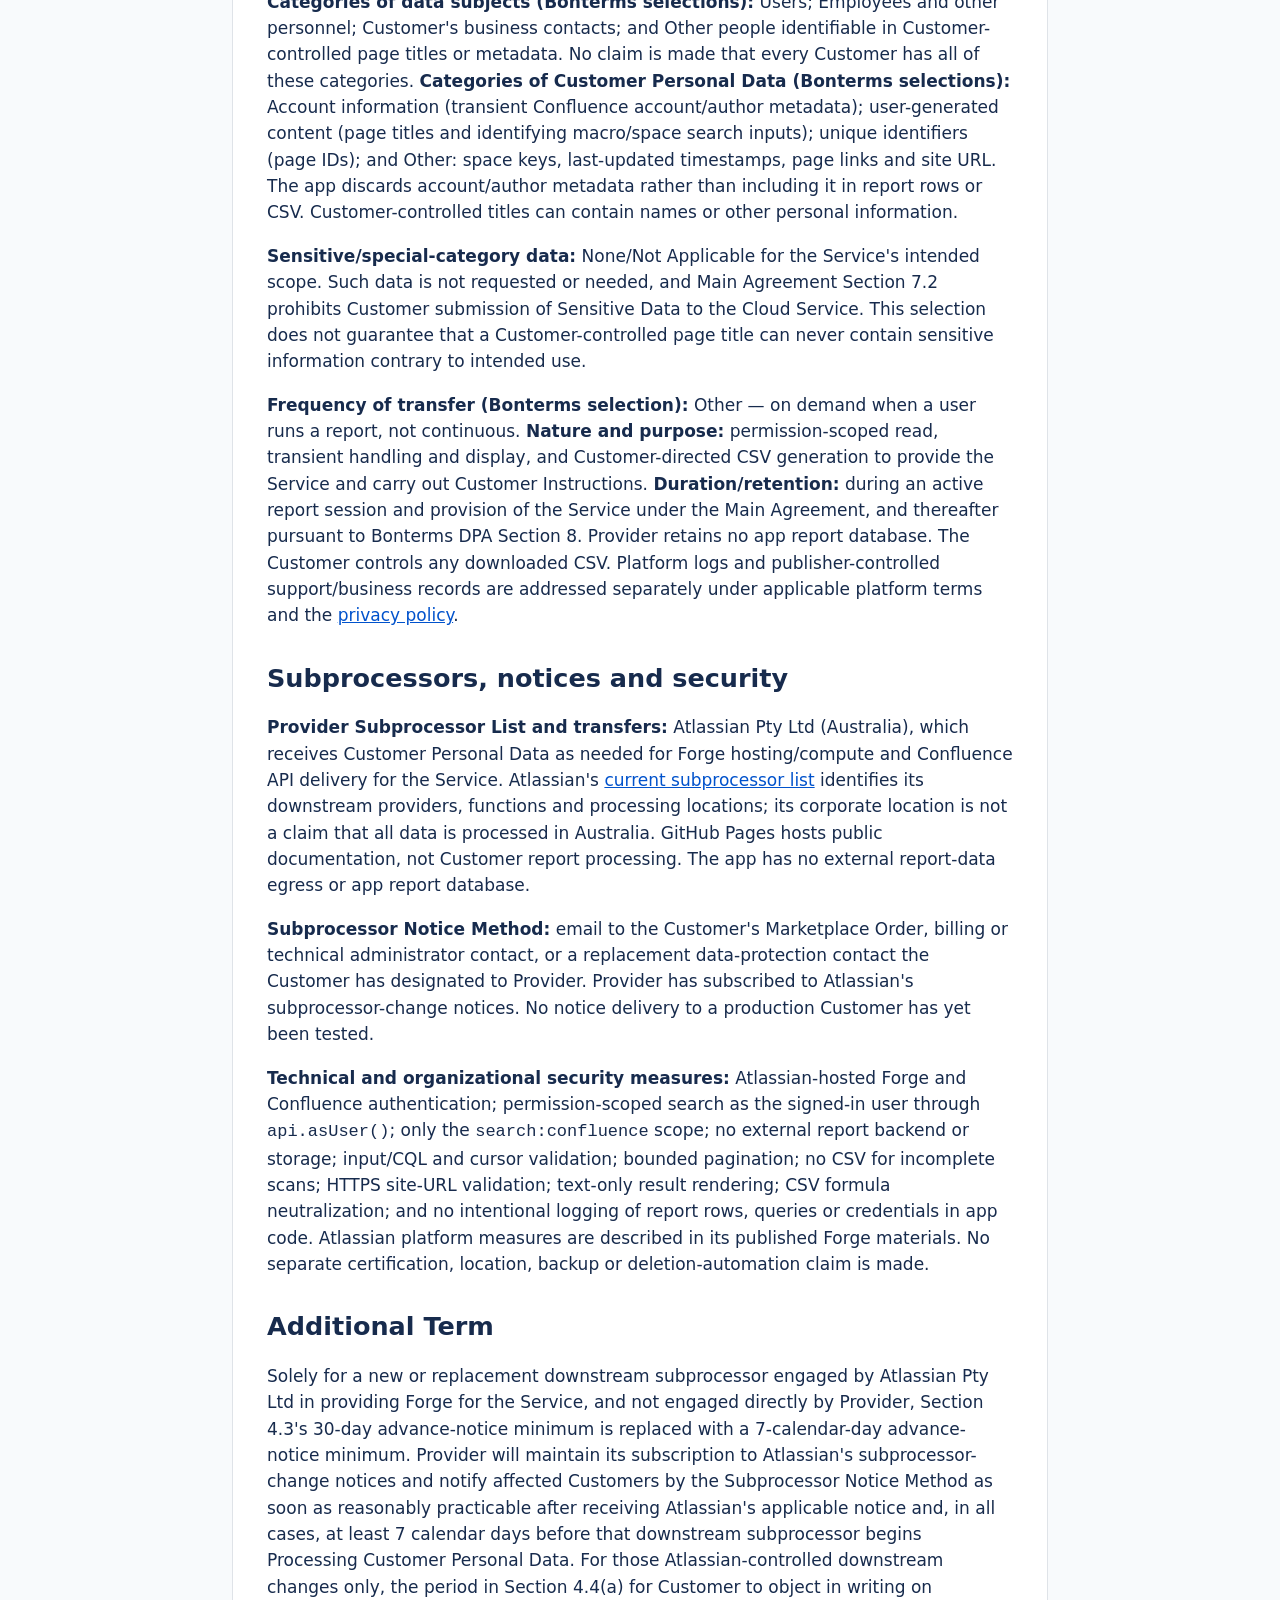
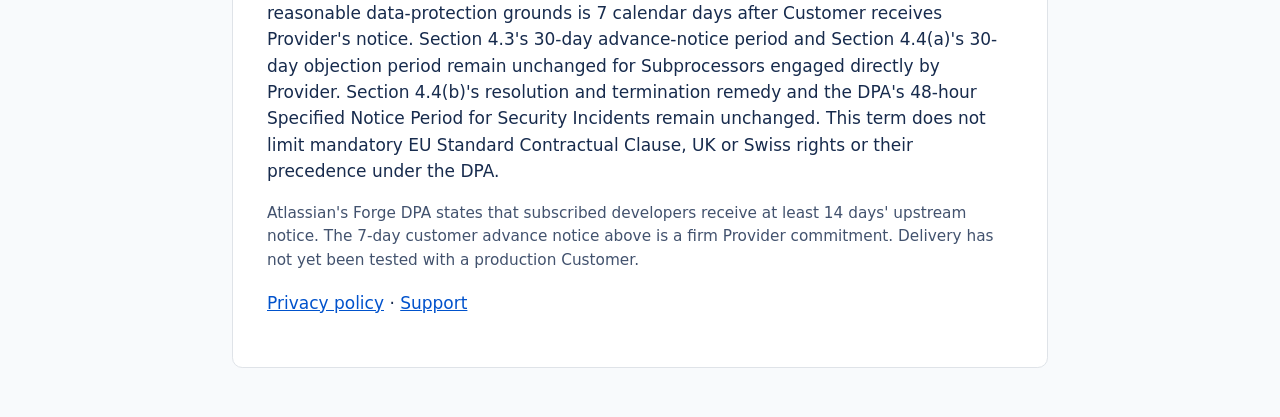
<file: dpa.html>
<!doctype html>
<html lang="en">
<head>
  <meta charset="utf-8">
  <meta name="viewport" content="width=device-width, initial-scale=1">
  <title>Bonterms DPA Details — Macro Usage Exporter</title>
  <link rel="stylesheet" href="style.css">
</head>
<body>
  <main>
    <p class="eyebrow"><a href="index.html">UtilityStack Labs</a> / DPA Details</p>
    <h1>Bonterms DPA Details for Macro Usage Exporter</h1>
    <p><strong>Adopted for new customer Orders.</strong> Provider has incorporated the Bonterms DPA v2.0 and these completed Details, including the Additional Term below, into the saved Provider-Specific Terms for private Marketplace version 2.2.0. The DPA becomes effective between Provider and a Customer when that Customer enters its first Order for this app under the Bonterms Standard End User Agreement. Publication of this page alone does not create a customer agreement.</p>
    <p>These Details accompany the <a href="https://bonterms.com/standard/dpa-v2-attachment-version">Bonterms Data Protection Addendum v2.0 (Attachment Version)</a> for Macro Usage Exporter for Confluence, private Marketplace version 2.2.0. The Bonterms standard text applies only if this Attachment and these Details are expressly incorporated into the customer-provider Main Agreement.</p>

    <h2>Main Agreement, parties and dates</h2>
    <p><strong>Main Agreement:</strong> the <a href="https://www.atlassian.com/licensing/marketplace/end-user-agreement-v1">Bonterms Standard End User Agreement v1.0</a> for this app between the Customer placing the applicable Atlassian Marketplace Order and the Provider below. <strong>Main Agreement date and DPA Effective Date:</strong> the date of that Customer's first Order for this app, as provided in Main Agreement Section 1.2, when the DPA and these Details are incorporated in the Provider-Specific Terms applicable to that Order.</p>
    <p><strong>Customer / data exporter:</strong> the organization or person placing that Order. Its legal name, address and account/notice contact are identified by the applicable Order and Marketplace account, or by a later contact it designates to Provider. Its relevant activities are operating the Confluence site and directing its users' reports. Its role is controller or processor, as applicable to the Customer Personal Data and its relationship with its own data subjects.</p>
    <p><strong>Provider / data importer:</strong> Nathan Charles Acree, sole proprietor using UtilityStack Labs as an informal brand (not a separate legal entity or registered DBA). Business/legal notice address: 1 Xebec Rd, Palmyra, VA 22963, United States. Data-protection and legal contact: <a href="mailto:privacy@utilitystacklabs.com">privacy@utilitystacklabs.com</a>; security-incident contact: <a href="mailto:security@utilitystacklabs.com">security@utilitystacklabs.com</a>. Provider acts as processor for Customer-directed report processing.</p>
    <p><strong>EU SCC elections:</strong> Ireland is the governing law for Clause 17 and Ireland is the designated EU Member State for courts under Clause 18. The competent supervisory authority is determined for the actual transfer under EU SCC Clause 13, rather than named in advance. Bonterms Exhibit A provides the applicable EU SCC Module 2 or 3, UK Addendum and Swiss modifications when their respective transfer rules apply. No Provider Data Privacy Framework certification or fixed data-residency guarantee is claimed.</p>

    <h2>Processing description</h2>
    <p><strong>Service, subject matter and purpose:</strong> on a signed-in user's request, search Confluence for pages containing one exact macro key, optionally filtered by up to 20 space keys; display matching page-level metadata; and allow CSV export only after the scan completes. This is read-only. The app does not edit pages, schedule scans, request page bodies, use an external report backend, or retain report contents in an app database.</p>
    <p><strong>Categories of data subjects (Bonterms selections):</strong> Users; Employees and other personnel; Customer's business contacts; and Other people identifiable in Customer-controlled page titles or metadata. No claim is made that every Customer has all of these categories. <strong>Categories of Customer Personal Data (Bonterms selections):</strong> Account information (transient Confluence account/author metadata); user-generated content (page titles and identifying macro/space search inputs); unique identifiers (page IDs); and Other: space keys, last-updated timestamps, page links and site URL. The app discards account/author metadata rather than including it in report rows or CSV. Customer-controlled titles can contain names or other personal information.</p>
    <p><strong>Sensitive/special-category data:</strong> None/Not Applicable for the Service's intended scope. Such data is not requested or needed, and Main Agreement Section 7.2 prohibits Customer submission of Sensitive Data to the Cloud Service. This selection does not guarantee that a Customer-controlled page title can never contain sensitive information contrary to intended use.</p>
    <p><strong>Frequency of transfer (Bonterms selection):</strong> Other — on demand when a user runs a report, not continuous. <strong>Nature and purpose:</strong> permission-scoped read, transient handling and display, and Customer-directed CSV generation to provide the Service and carry out Customer Instructions. <strong>Duration/retention:</strong> during an active report session and provision of the Service under the Main Agreement, and thereafter pursuant to Bonterms DPA Section 8. Provider retains no app report database. The Customer controls any downloaded CSV. Platform logs and publisher-controlled support/business records are addressed separately under applicable platform terms and the <a href="privacy.html">privacy policy</a>.</p>

    <h2>Subprocessors, notices and security</h2>
    <p><strong>Provider Subprocessor List and transfers:</strong> Atlassian Pty Ltd (Australia), which receives Customer Personal Data as needed for Forge hosting/compute and Confluence API delivery for the Service. Atlassian's <a href="https://www.atlassian.com/legal/sub-processors">current subprocessor list</a> identifies its downstream providers, functions and processing locations; its corporate location is not a claim that all data is processed in Australia. GitHub Pages hosts public documentation, not Customer report processing. The app has no external report-data egress or app report database.</p>
    <p><strong>Subprocessor Notice Method:</strong> email to the Customer's Marketplace Order, billing or technical administrator contact, or a replacement data-protection contact the Customer has designated to Provider. Provider has subscribed to Atlassian's subprocessor-change notices. No notice delivery to a production Customer has yet been tested.</p>
    <p><strong>Technical and organizational security measures:</strong> Atlassian-hosted Forge and Confluence authentication; permission-scoped search as the signed-in user through <code>api.asUser()</code>; only the <code>search:confluence</code> scope; no external report backend or storage; input/CQL and cursor validation; bounded pagination; no CSV for incomplete scans; HTTPS site-URL validation; text-only result rendering; CSV formula neutralization; and no intentional logging of report rows, queries or credentials in app code. Atlassian platform measures are described in its published Forge materials. No separate certification, location, backup or deletion-automation claim is made.</p>

    <h2>Additional Term</h2>
    <p>Solely for a new or replacement downstream subprocessor engaged by Atlassian Pty Ltd in providing Forge for the Service, and not engaged directly by Provider, Section 4.3's 30-day advance-notice minimum is replaced with a 7-calendar-day advance-notice minimum. Provider will maintain its subscription to Atlassian's subprocessor-change notices and notify affected Customers by the Subprocessor Notice Method as soon as reasonably practicable after receiving Atlassian's applicable notice and, in all cases, at least 7 calendar days before that downstream subprocessor begins Processing Customer Personal Data. For those Atlassian-controlled downstream changes only, the period in Section 4.4(a) for Customer to object in writing on reasonable data-protection grounds is 7 calendar days after Customer receives Provider's notice. Section 4.3's 30-day advance-notice period and Section 4.4(a)'s 30-day objection period remain unchanged for Subprocessors engaged directly by Provider. Section 4.4(b)'s resolution and termination remedy and the DPA's 48-hour Specified Notice Period for Security Incidents remain unchanged. This term does not limit mandatory EU Standard Contractual Clause, UK or Swiss rights or their precedence under the DPA.</p>
    <p class="note">Atlassian's Forge DPA states that subscribed developers receive at least 14 days' upstream notice. The 7-day customer advance notice above is a firm Provider commitment. Delivery has not yet been tested with a production Customer.</p>
    <p><a href="privacy.html">Privacy policy</a> · <a href="support.html">Support</a></p>
  </main>
</body>
</html>
</file>
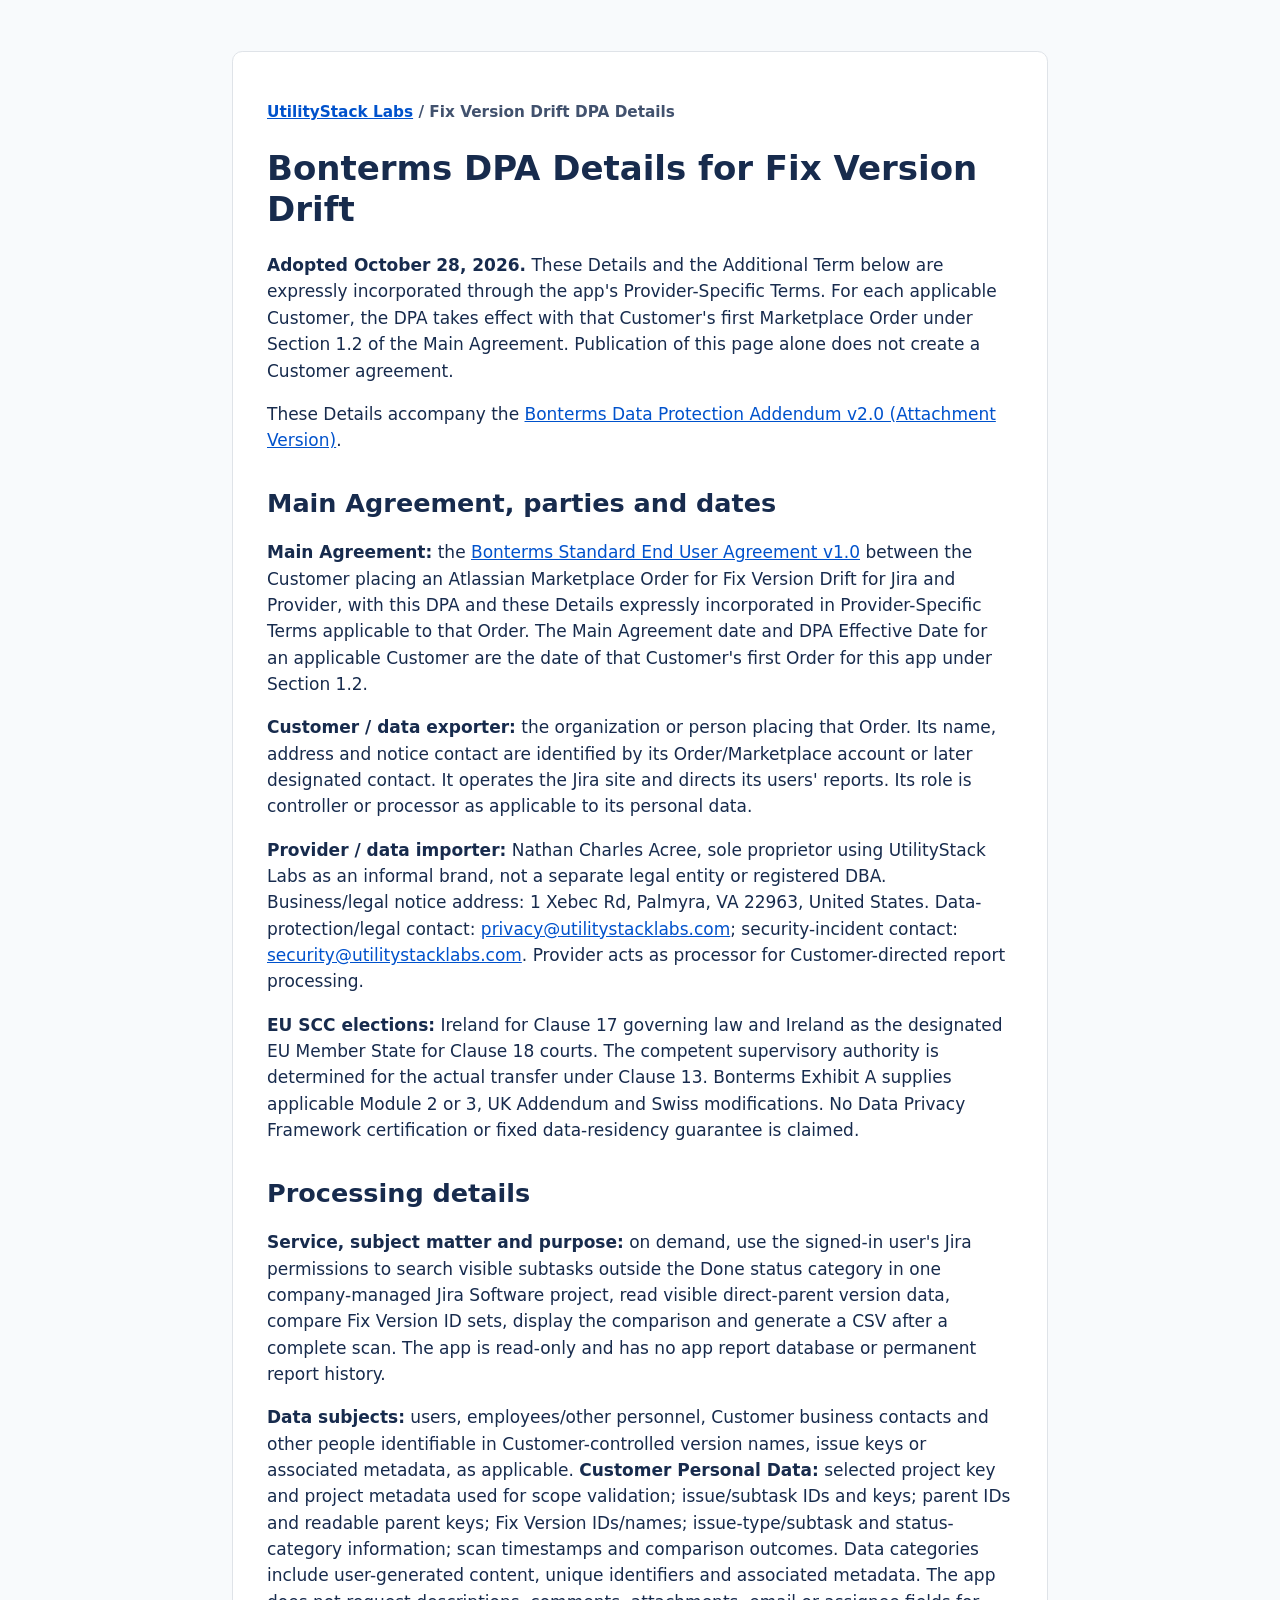
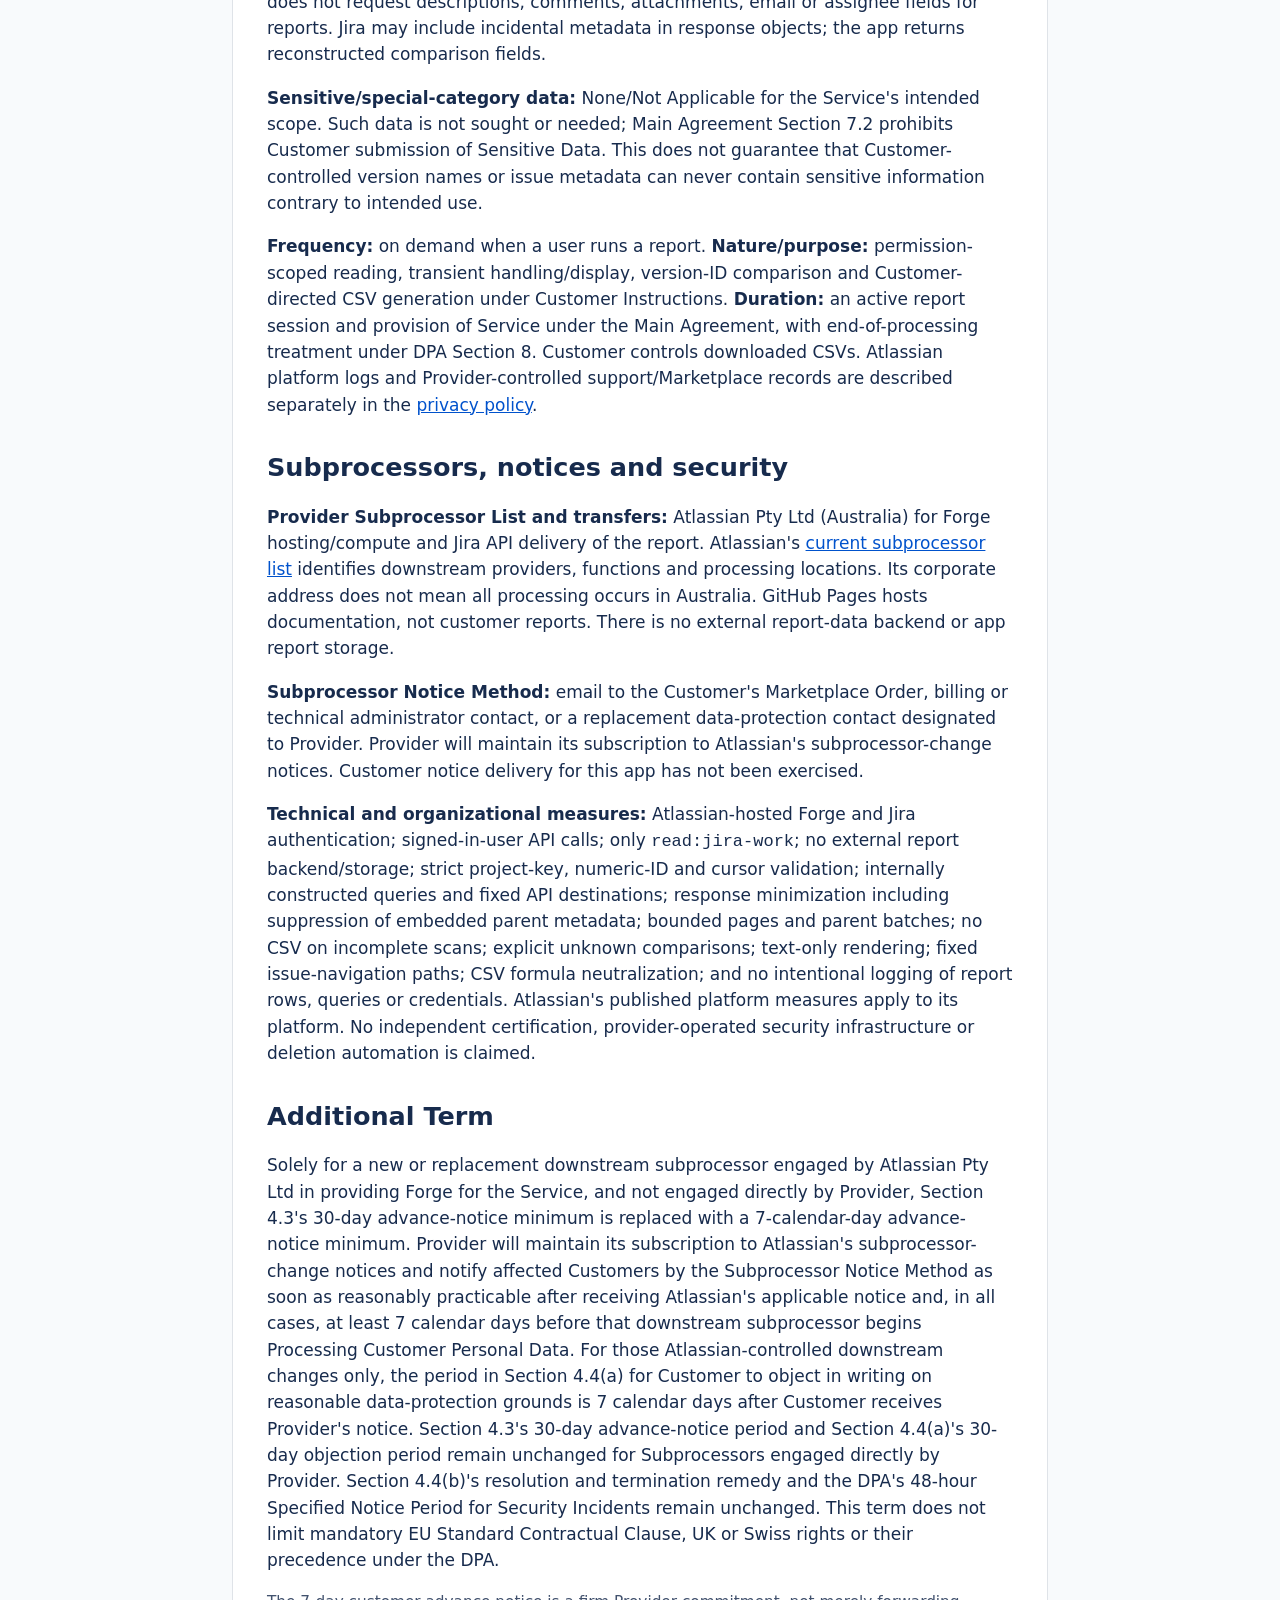
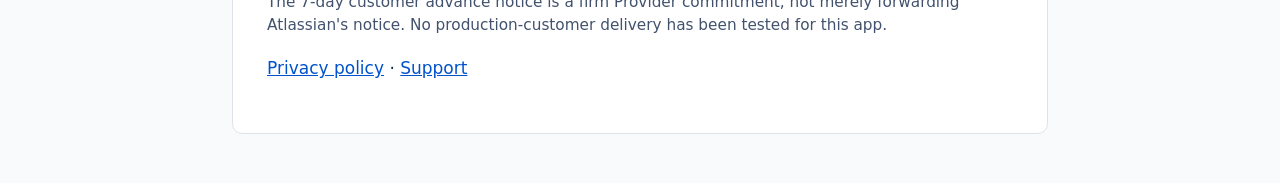
<file: fix-version-drift-dpa.html>
<!doctype html>
<html lang="en">
<head>
  <meta charset="utf-8">
  <meta name="viewport" content="width=device-width, initial-scale=1">
  <title>DPA Details — Fix Version Drift for Jira</title>
  <link rel="stylesheet" href="style.css">
</head>
<body>
  <main>
    <p class="eyebrow"><a href="index.html">UtilityStack Labs</a> / Fix Version Drift DPA Details</p>
    <h1>Bonterms DPA Details for Fix Version Drift</h1>
    <p><strong>Adopted October 28, 2026.</strong> These Details and the Additional Term below are expressly incorporated through the app's Provider-Specific Terms. For each applicable Customer, the DPA takes effect with that Customer's first Marketplace Order under Section 1.2 of the Main Agreement. Publication of this page alone does not create a Customer agreement.</p>
    <p>These Details accompany the <a href="https://bonterms.com/standard/dpa-v2-attachment-version">Bonterms Data Protection Addendum v2.0 (Attachment Version)</a>.</p>
    <h2>Main Agreement, parties and dates</h2>
    <p><strong>Main Agreement:</strong> the <a href="https://www.atlassian.com/licensing/marketplace/end-user-agreement-v1">Bonterms Standard End User Agreement v1.0</a> between the Customer placing an Atlassian Marketplace Order for Fix Version Drift for Jira and Provider, with this DPA and these Details expressly incorporated in Provider-Specific Terms applicable to that Order. The Main Agreement date and DPA Effective Date for an applicable Customer are the date of that Customer's first Order for this app under Section 1.2.</p>
    <p><strong>Customer / data exporter:</strong> the organization or person placing that Order. Its name, address and notice contact are identified by its Order/Marketplace account or later designated contact. It operates the Jira site and directs its users' reports. Its role is controller or processor as applicable to its personal data.</p>
    <p><strong>Provider / data importer:</strong> Nathan Charles Acree, sole proprietor using UtilityStack Labs as an informal brand, not a separate legal entity or registered DBA. Business/legal notice address: 1 Xebec Rd, Palmyra, VA 22963, United States. Data-protection/legal contact: <a href="mailto:privacy@utilitystacklabs.com">privacy@utilitystacklabs.com</a>; security-incident contact: <a href="mailto:security@utilitystacklabs.com">security@utilitystacklabs.com</a>. Provider acts as processor for Customer-directed report processing.</p>
    <p><strong>EU SCC elections:</strong> Ireland for Clause 17 governing law and Ireland as the designated EU Member State for Clause 18 courts. The competent supervisory authority is determined for the actual transfer under Clause 13. Bonterms Exhibit A supplies applicable Module 2 or 3, UK Addendum and Swiss modifications. No Data Privacy Framework certification or fixed data-residency guarantee is claimed.</p>
    <h2>Processing details</h2>
    <p><strong>Service, subject matter and purpose:</strong> on demand, use the signed-in user's Jira permissions to search visible subtasks outside the Done status category in one company-managed Jira Software project, read visible direct-parent version data, compare Fix Version ID sets, display the comparison and generate a CSV after a complete scan. The app is read-only and has no app report database or permanent report history.</p>
    <p><strong>Data subjects:</strong> users, employees/other personnel, Customer business contacts and other people identifiable in Customer-controlled version names, issue keys or associated metadata, as applicable. <strong>Customer Personal Data:</strong> selected project key and project metadata used for scope validation; issue/subtask IDs and keys; parent IDs and readable parent keys; Fix Version IDs/names; issue-type/subtask and status-category information; scan timestamps and comparison outcomes. Data categories include user-generated content, unique identifiers and associated metadata. The app does not request descriptions, comments, attachments, email or assignee fields for reports. Jira may include incidental metadata in response objects; the app returns reconstructed comparison fields.</p>
    <p><strong>Sensitive/special-category data:</strong> None/Not Applicable for the Service's intended scope. Such data is not sought or needed; Main Agreement Section 7.2 prohibits Customer submission of Sensitive Data. This does not guarantee that Customer-controlled version names or issue metadata can never contain sensitive information contrary to intended use.</p>
    <p><strong>Frequency:</strong> on demand when a user runs a report. <strong>Nature/purpose:</strong> permission-scoped reading, transient handling/display, version-ID comparison and Customer-directed CSV generation under Customer Instructions. <strong>Duration:</strong> an active report session and provision of Service under the Main Agreement, with end-of-processing treatment under DPA Section 8. Customer controls downloaded CSVs. Atlassian platform logs and Provider-controlled support/Marketplace records are described separately in the <a href="fix-version-drift-privacy.html">privacy policy</a>.</p>
    <h2>Subprocessors, notices and security</h2>
    <p><strong>Provider Subprocessor List and transfers:</strong> Atlassian Pty Ltd (Australia) for Forge hosting/compute and Jira API delivery of the report. Atlassian's <a href="https://www.atlassian.com/legal/sub-processors">current subprocessor list</a> identifies downstream providers, functions and processing locations. Its corporate address does not mean all processing occurs in Australia. GitHub Pages hosts documentation, not customer reports. There is no external report-data backend or app report storage.</p>
    <p><strong>Subprocessor Notice Method:</strong> email to the Customer's Marketplace Order, billing or technical administrator contact, or a replacement data-protection contact designated to Provider. Provider will maintain its subscription to Atlassian's subprocessor-change notices. Customer notice delivery for this app has not been exercised.</p>
    <p><strong>Technical and organizational measures:</strong> Atlassian-hosted Forge and Jira authentication; signed-in-user API calls; only <code>read:jira-work</code>; no external report backend/storage; strict project-key, numeric-ID and cursor validation; internally constructed queries and fixed API destinations; response minimization including suppression of embedded parent metadata; bounded pages and parent batches; no CSV on incomplete scans; explicit unknown comparisons; text-only rendering; fixed issue-navigation paths; CSV formula neutralization; and no intentional logging of report rows, queries or credentials. Atlassian's published platform measures apply to its platform. No independent certification, provider-operated security infrastructure or deletion automation is claimed.</p>
    <h2>Additional Term</h2>
    <p>Solely for a new or replacement downstream subprocessor engaged by Atlassian Pty Ltd in providing Forge for the Service, and not engaged directly by Provider, Section 4.3's 30-day advance-notice minimum is replaced with a 7-calendar-day advance-notice minimum. Provider will maintain its subscription to Atlassian's subprocessor-change notices and notify affected Customers by the Subprocessor Notice Method as soon as reasonably practicable after receiving Atlassian's applicable notice and, in all cases, at least 7 calendar days before that downstream subprocessor begins Processing Customer Personal Data. For those Atlassian-controlled downstream changes only, the period in Section 4.4(a) for Customer to object in writing on reasonable data-protection grounds is 7 calendar days after Customer receives Provider's notice. Section 4.3's 30-day advance-notice period and Section 4.4(a)'s 30-day objection period remain unchanged for Subprocessors engaged directly by Provider. Section 4.4(b)'s resolution and termination remedy and the DPA's 48-hour Specified Notice Period for Security Incidents remain unchanged. This term does not limit mandatory EU Standard Contractual Clause, UK or Swiss rights or their precedence under the DPA.</p>
    <p class="note">The 7-day customer advance notice is a firm Provider commitment, not merely forwarding Atlassian's notice. No production-customer delivery has been tested for this app.</p>
    <p><a href="fix-version-drift-privacy.html">Privacy policy</a> · <a href="fix-version-drift-support.html">Support</a></p>
  </main>
</body>
</html>
</file>
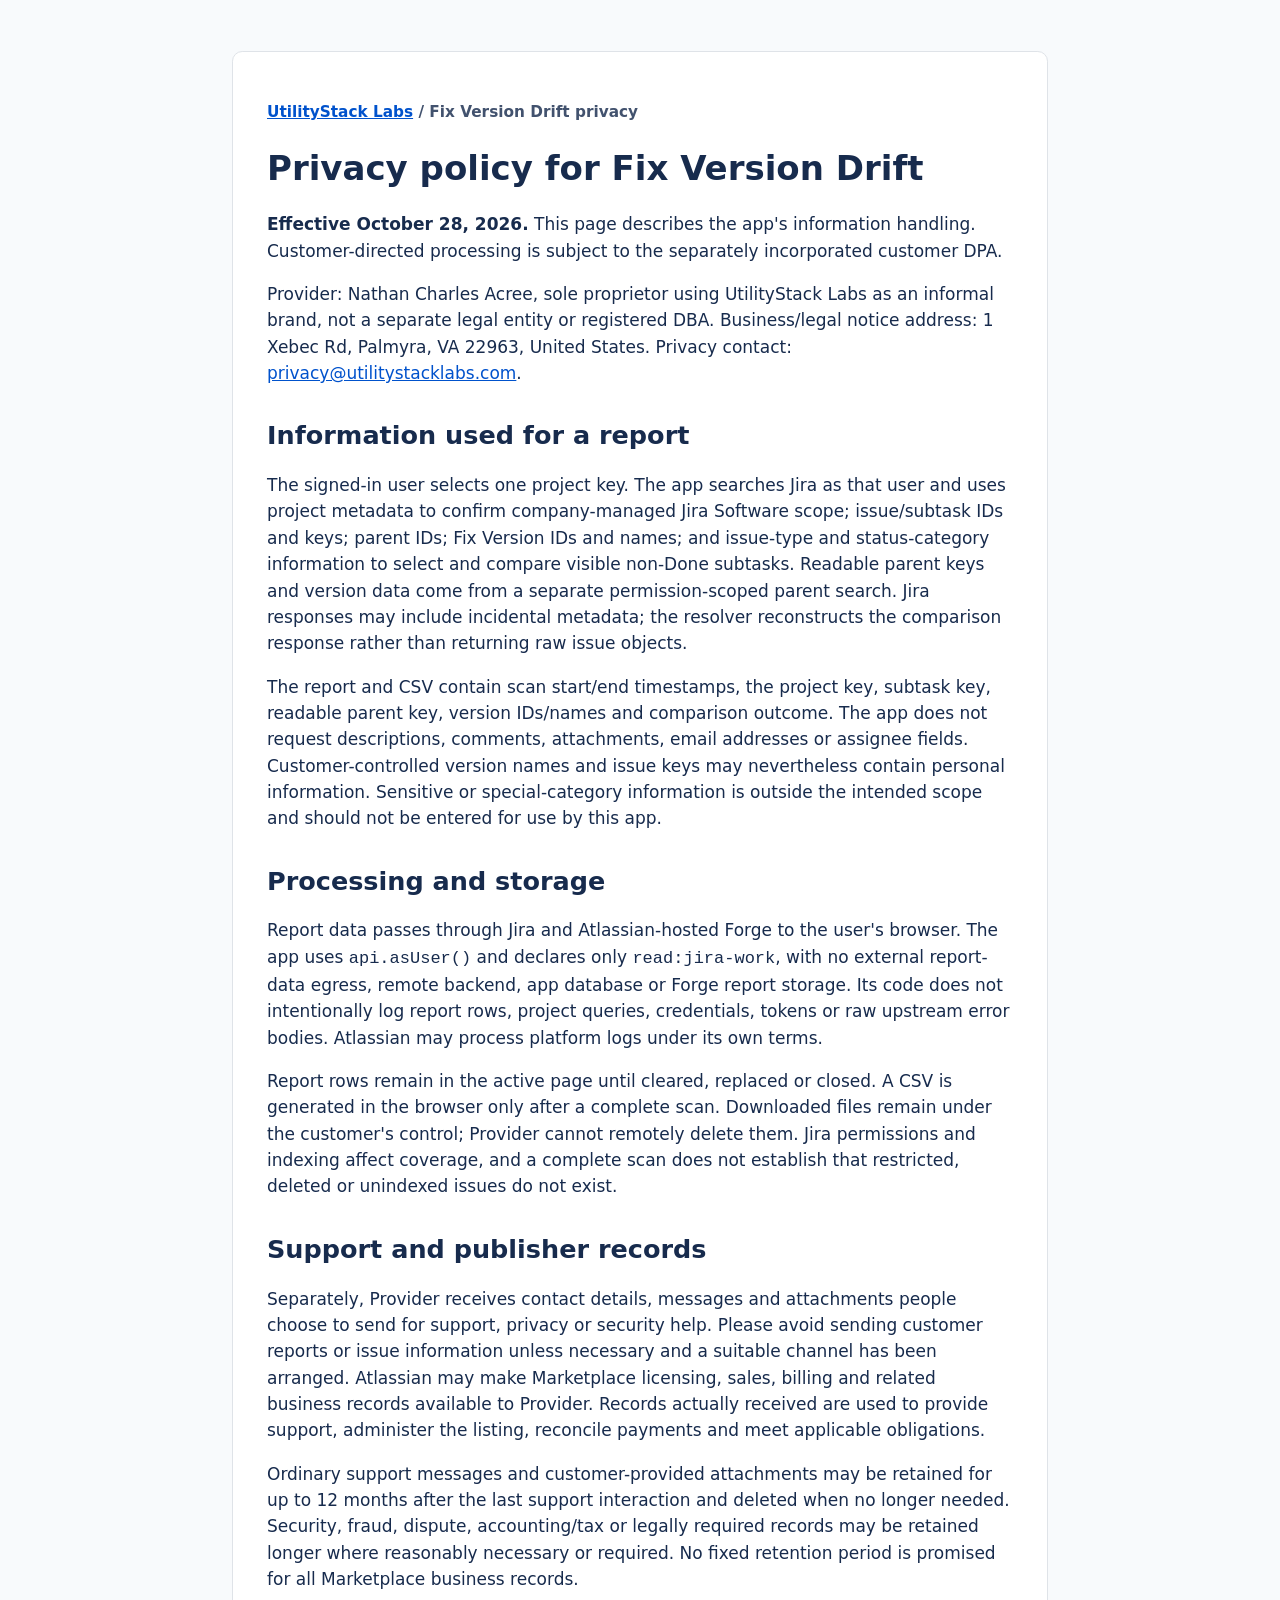
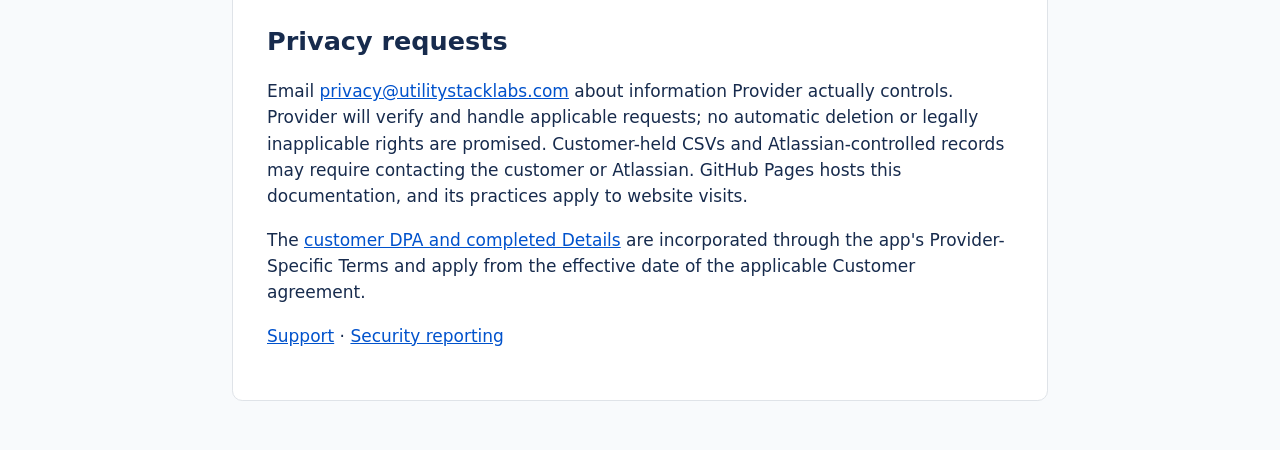
<file: fix-version-drift-privacy.html>
<!doctype html>
<html lang="en">
<head>
  <meta charset="utf-8">
  <meta name="viewport" content="width=device-width, initial-scale=1">
  <title>Privacy policy — Fix Version Drift for Jira</title>
  <link rel="stylesheet" href="style.css">
</head>
<body>
  <main>
    <p class="eyebrow"><a href="index.html">UtilityStack Labs</a> / Fix Version Drift privacy</p>
    <h1>Privacy policy for Fix Version Drift</h1>
    <p><strong>Effective October 28, 2026.</strong> This page describes the app's information handling. Customer-directed processing is subject to the separately incorporated customer DPA.</p>
    <p>Provider: Nathan Charles Acree, sole proprietor using UtilityStack Labs as an informal brand, not a separate legal entity or registered DBA. Business/legal notice address: 1 Xebec Rd, Palmyra, VA 22963, United States. Privacy contact: <a href="mailto:privacy@utilitystacklabs.com">privacy@utilitystacklabs.com</a>.</p>
    <h2>Information used for a report</h2>
    <p>The signed-in user selects one project key. The app searches Jira as that user and uses project metadata to confirm company-managed Jira Software scope; issue/subtask IDs and keys; parent IDs; Fix Version IDs and names; and issue-type and status-category information to select and compare visible non-Done subtasks. Readable parent keys and version data come from a separate permission-scoped parent search. Jira responses may include incidental metadata; the resolver reconstructs the comparison response rather than returning raw issue objects.</p>
    <p>The report and CSV contain scan start/end timestamps, the project key, subtask key, readable parent key, version IDs/names and comparison outcome. The app does not request descriptions, comments, attachments, email addresses or assignee fields. Customer-controlled version names and issue keys may nevertheless contain personal information. Sensitive or special-category information is outside the intended scope and should not be entered for use by this app.</p>
    <h2>Processing and storage</h2>
    <p>Report data passes through Jira and Atlassian-hosted Forge to the user's browser. The app uses <code>api.asUser()</code> and declares only <code>read:jira-work</code>, with no external report-data egress, remote backend, app database or Forge report storage. Its code does not intentionally log report rows, project queries, credentials, tokens or raw upstream error bodies. Atlassian may process platform logs under its own terms.</p>
    <p>Report rows remain in the active page until cleared, replaced or closed. A CSV is generated in the browser only after a complete scan. Downloaded files remain under the customer's control; Provider cannot remotely delete them. Jira permissions and indexing affect coverage, and a complete scan does not establish that restricted, deleted or unindexed issues do not exist.</p>
    <h2>Support and publisher records</h2>
    <p>Separately, Provider receives contact details, messages and attachments people choose to send for support, privacy or security help. Please avoid sending customer reports or issue information unless necessary and a suitable channel has been arranged. Atlassian may make Marketplace licensing, sales, billing and related business records available to Provider. Records actually received are used to provide support, administer the listing, reconcile payments and meet applicable obligations.</p>
    <p>Ordinary support messages and customer-provided attachments may be retained for up to 12 months after the last support interaction and deleted when no longer needed. Security, fraud, dispute, accounting/tax or legally required records may be retained longer where reasonably necessary or required. No fixed retention period is promised for all Marketplace business records.</p>
    <h2>Privacy requests</h2>
    <p>Email <a href="mailto:privacy@utilitystacklabs.com">privacy@utilitystacklabs.com</a> about information Provider actually controls. Provider will verify and handle applicable requests; no automatic deletion or legally inapplicable rights are promised. Customer-held CSVs and Atlassian-controlled records may require contacting the customer or Atlassian. GitHub Pages hosts this documentation, and its practices apply to website visits.</p>
    <p>The <a href="fix-version-drift-dpa.html">customer DPA and completed Details</a> are incorporated through the app's Provider-Specific Terms and apply from the effective date of the applicable Customer agreement.</p>
    <p><a href="fix-version-drift-support.html">Support</a> · <a href="security.html">Security reporting</a></p>
  </main>
</body>
</html>
</file>
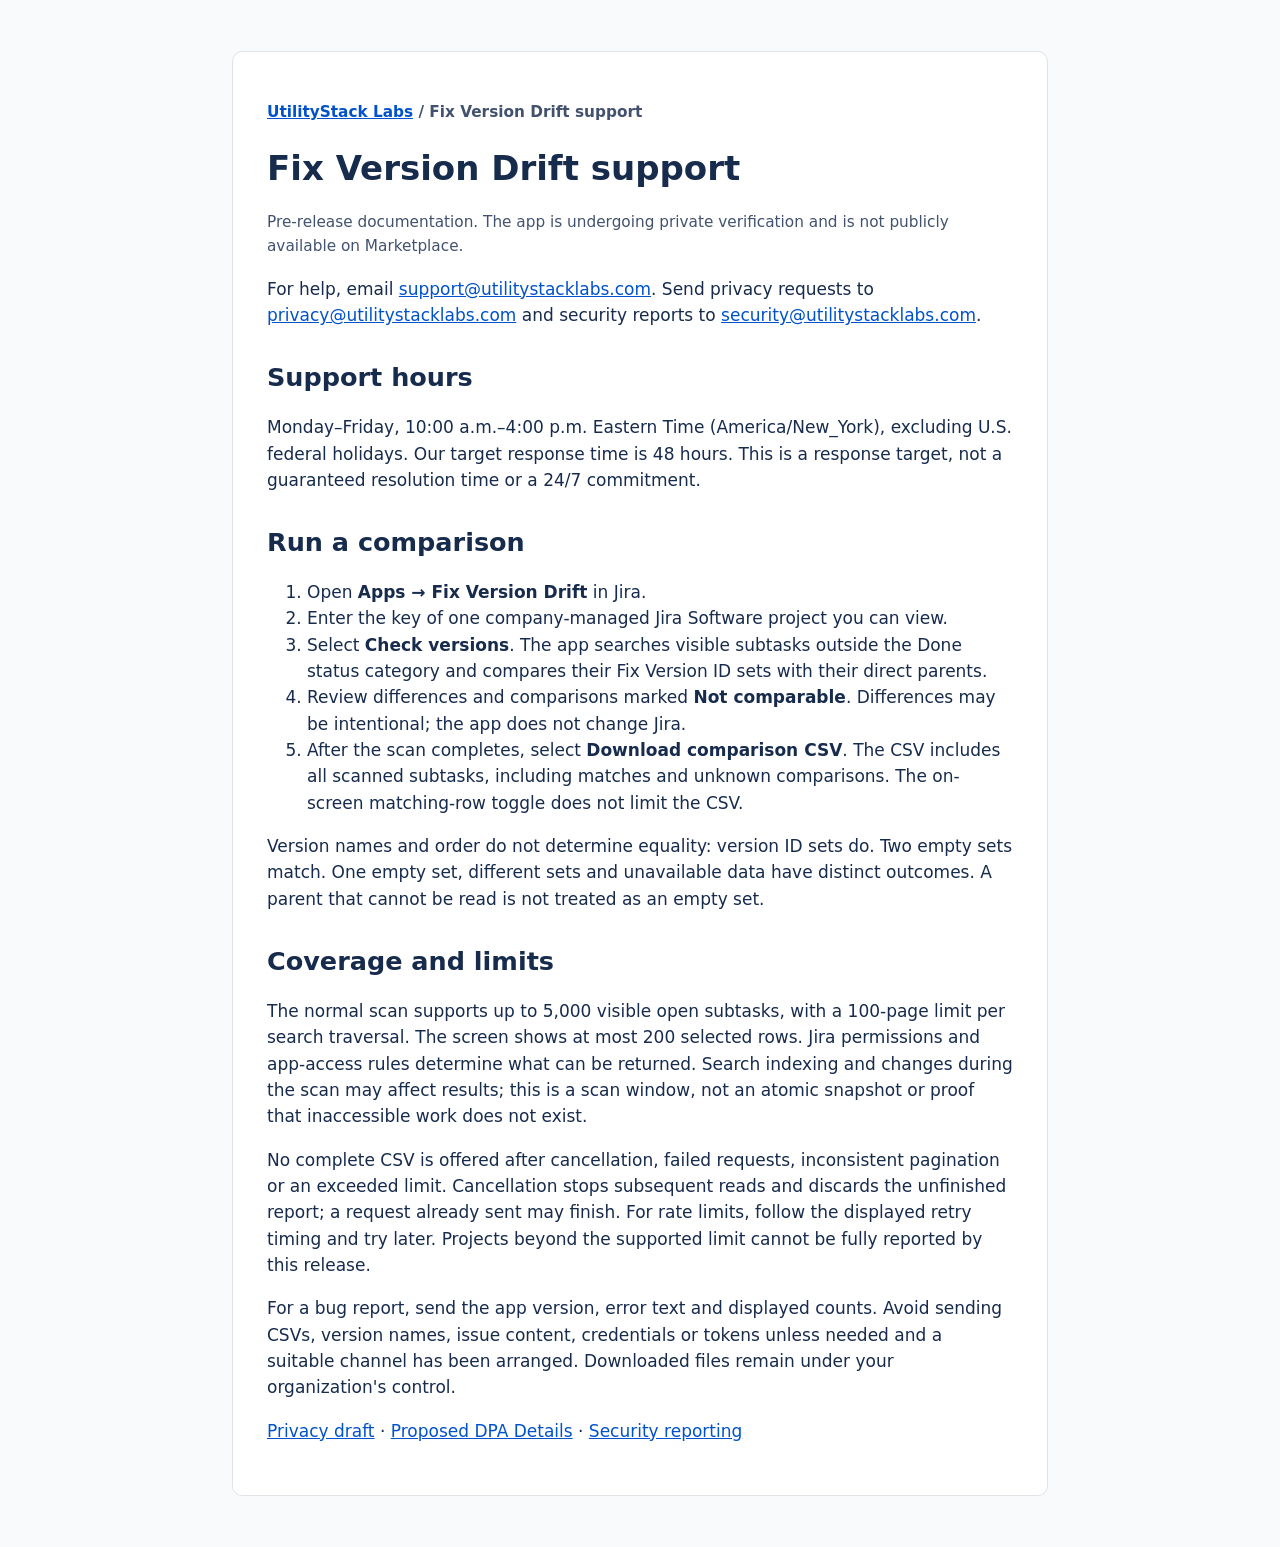
<file: fix-version-drift-support.html>
<!doctype html>
<html lang="en">
<head>
  <meta charset="utf-8">
  <meta name="viewport" content="width=device-width, initial-scale=1">
  <title>Support — Fix Version Drift for Jira</title>
  <link rel="stylesheet" href="style.css">
</head>
<body>
  <main>
    <p class="eyebrow"><a href="index.html">UtilityStack Labs</a> / Fix Version Drift support</p>
    <h1>Fix Version Drift support</h1>
    <p class="note">Pre-release documentation. The app is undergoing private verification and is not publicly available on Marketplace.</p>
    <p>For help, email <a href="mailto:support@utilitystacklabs.com">support@utilitystacklabs.com</a>. Send privacy requests to <a href="mailto:privacy@utilitystacklabs.com">privacy@utilitystacklabs.com</a> and security reports to <a href="mailto:security@utilitystacklabs.com">security@utilitystacklabs.com</a>.</p>
    <h2 id="hours">Support hours</h2>
    <p>Monday–Friday, 10:00 a.m.–4:00 p.m. Eastern Time (America/New_York), excluding U.S. federal holidays. Our target response time is 48 hours. This is a response target, not a guaranteed resolution time or a 24/7 commitment.</p>
    <h2>Run a comparison</h2>
    <ol>
      <li>Open <strong>Apps → Fix Version Drift</strong> in Jira.</li>
      <li>Enter the key of one company-managed Jira Software project you can view.</li>
      <li>Select <strong>Check versions</strong>. The app searches visible subtasks outside the Done status category and compares their Fix Version ID sets with their direct parents.</li>
      <li>Review differences and comparisons marked <strong>Not comparable</strong>. Differences may be intentional; the app does not change Jira.</li>
      <li>After the scan completes, select <strong>Download comparison CSV</strong>. The CSV includes all scanned subtasks, including matches and unknown comparisons. The on-screen matching-row toggle does not limit the CSV.</li>
    </ol>
    <p>Version names and order do not determine equality: version ID sets do. Two empty sets match. One empty set, different sets and unavailable data have distinct outcomes. A parent that cannot be read is not treated as an empty set.</p>
    <h2>Coverage and limits</h2>
    <p>The normal scan supports up to 5,000 visible open subtasks, with a 100-page limit per search traversal. The screen shows at most 200 selected rows. Jira permissions and app-access rules determine what can be returned. Search indexing and changes during the scan may affect results; this is a scan window, not an atomic snapshot or proof that inaccessible work does not exist.</p>
    <p>No complete CSV is offered after cancellation, failed requests, inconsistent pagination or an exceeded limit. Cancellation stops subsequent reads and discards the unfinished report; a request already sent may finish. For rate limits, follow the displayed retry timing and try later. Projects beyond the supported limit cannot be fully reported by this release.</p>
    <p>For a bug report, send the app version, error text and displayed counts. Avoid sending CSVs, version names, issue content, credentials or tokens unless needed and a suitable channel has been arranged. Downloaded files remain under your organization's control.</p>
    <p><a href="fix-version-drift-privacy.html">Privacy draft</a> · <a href="fix-version-drift-dpa.html">Proposed DPA Details</a> · <a href="security.html">Security reporting</a></p>
  </main>
</body>
</html>
</file>
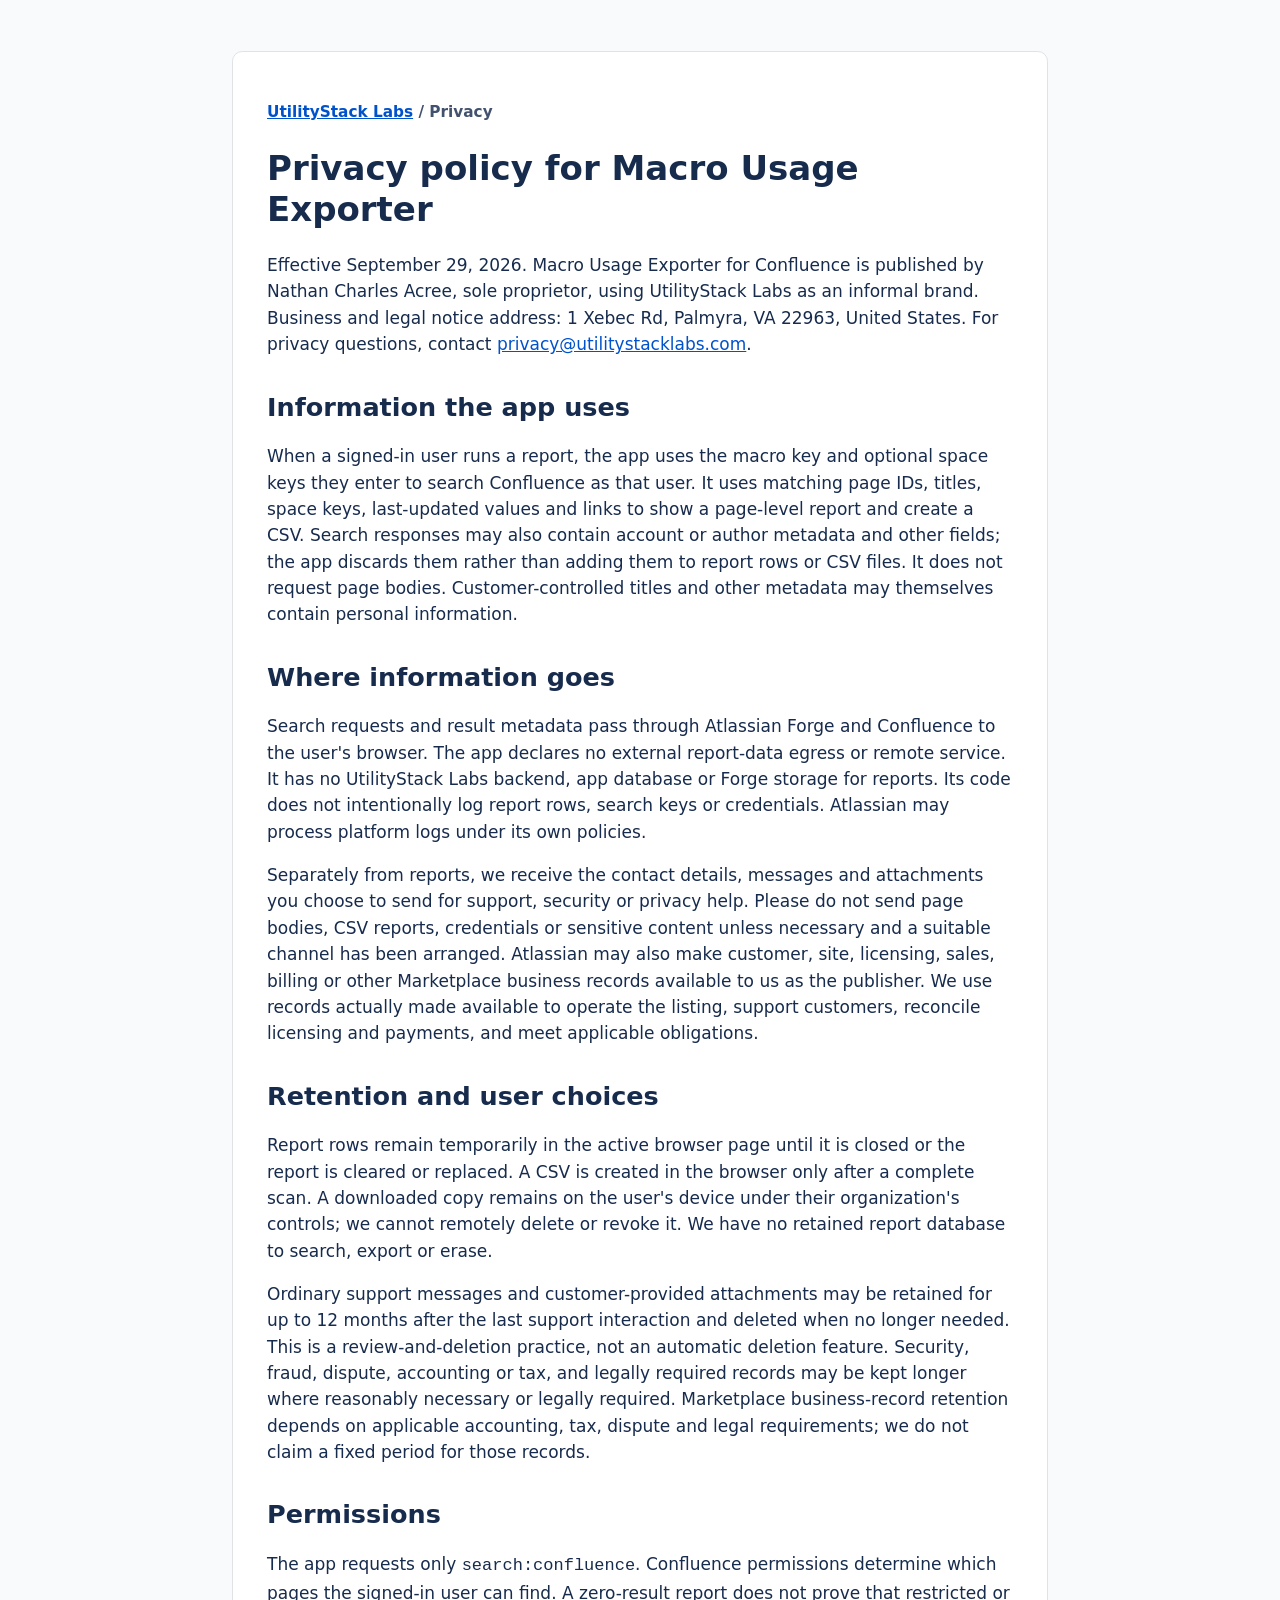
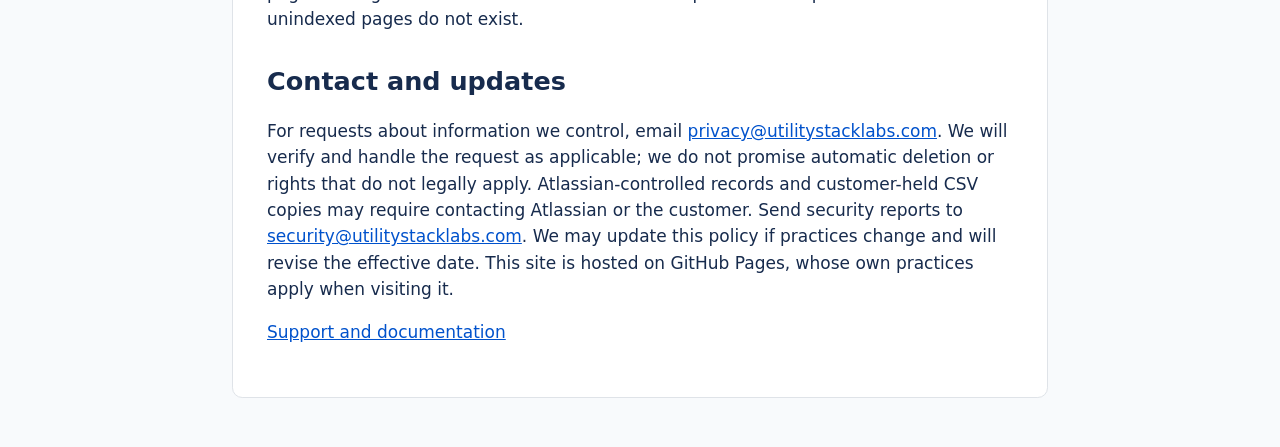
<file: privacy.html>
<!doctype html>
<html lang="en">
<head>
  <meta charset="utf-8">
  <meta name="viewport" content="width=device-width, initial-scale=1">
  <title>Privacy policy — Macro Usage Exporter</title>
  <link rel="stylesheet" href="style.css">
</head>
<body>
  <main>
    <p class="eyebrow"><a href="index.html">UtilityStack Labs</a> / Privacy</p>
    <h1>Privacy policy for Macro Usage Exporter</h1>
    <p>Effective September 29, 2026. Macro Usage Exporter for Confluence is published by Nathan Charles Acree, sole proprietor, using UtilityStack Labs as an informal brand. Business and legal notice address: 1 Xebec Rd, Palmyra, VA 22963, United States. For privacy questions, contact <a href="mailto:privacy@utilitystacklabs.com">privacy@utilitystacklabs.com</a>.</p>
    <h2>Information the app uses</h2>
    <p>When a signed-in user runs a report, the app uses the macro key and optional space keys they enter to search Confluence as that user. It uses matching page IDs, titles, space keys, last-updated values and links to show a page-level report and create a CSV. Search responses may also contain account or author metadata and other fields; the app discards them rather than adding them to report rows or CSV files. It does not request page bodies. Customer-controlled titles and other metadata may themselves contain personal information.</p>
    <h2>Where information goes</h2>
    <p>Search requests and result metadata pass through Atlassian Forge and Confluence to the user's browser. The app declares no external report-data egress or remote service. It has no UtilityStack Labs backend, app database or Forge storage for reports. Its code does not intentionally log report rows, search keys or credentials. Atlassian may process platform logs under its own policies.</p>
    <p>Separately from reports, we receive the contact details, messages and attachments you choose to send for support, security or privacy help. Please do not send page bodies, CSV reports, credentials or sensitive content unless necessary and a suitable channel has been arranged. Atlassian may also make customer, site, licensing, sales, billing or other Marketplace business records available to us as the publisher. We use records actually made available to operate the listing, support customers, reconcile licensing and payments, and meet applicable obligations.</p>
    <h2>Retention and user choices</h2>
    <p>Report rows remain temporarily in the active browser page until it is closed or the report is cleared or replaced. A CSV is created in the browser only after a complete scan. A downloaded copy remains on the user's device under their organization's controls; we cannot remotely delete or revoke it. We have no retained report database to search, export or erase.</p>
    <p>Ordinary support messages and customer-provided attachments may be retained for up to 12 months after the last support interaction and deleted when no longer needed. This is a review-and-deletion practice, not an automatic deletion feature. Security, fraud, dispute, accounting or tax, and legally required records may be kept longer where reasonably necessary or legally required. Marketplace business-record retention depends on applicable accounting, tax, dispute and legal requirements; we do not claim a fixed period for those records.</p>
    <h2>Permissions</h2>
    <p>The app requests only <code>search:confluence</code>. Confluence permissions determine which pages the signed-in user can find. A zero-result report does not prove that restricted or unindexed pages do not exist.</p>
    <h2>Contact and updates</h2>
    <p>For requests about information we control, email <a href="mailto:privacy@utilitystacklabs.com">privacy@utilitystacklabs.com</a>. We will verify and handle the request as applicable; we do not promise automatic deletion or rights that do not legally apply. Atlassian-controlled records and customer-held CSV copies may require contacting Atlassian or the customer. Send security reports to <a href="mailto:security@utilitystacklabs.com">security@utilitystacklabs.com</a>. We may update this policy if practices change and will revise the effective date. This site is hosted on GitHub Pages, whose own practices apply when visiting it.</p>
    <p><a href="support.html">Support and documentation</a></p>
  </main>
</body>
</html>
</file>
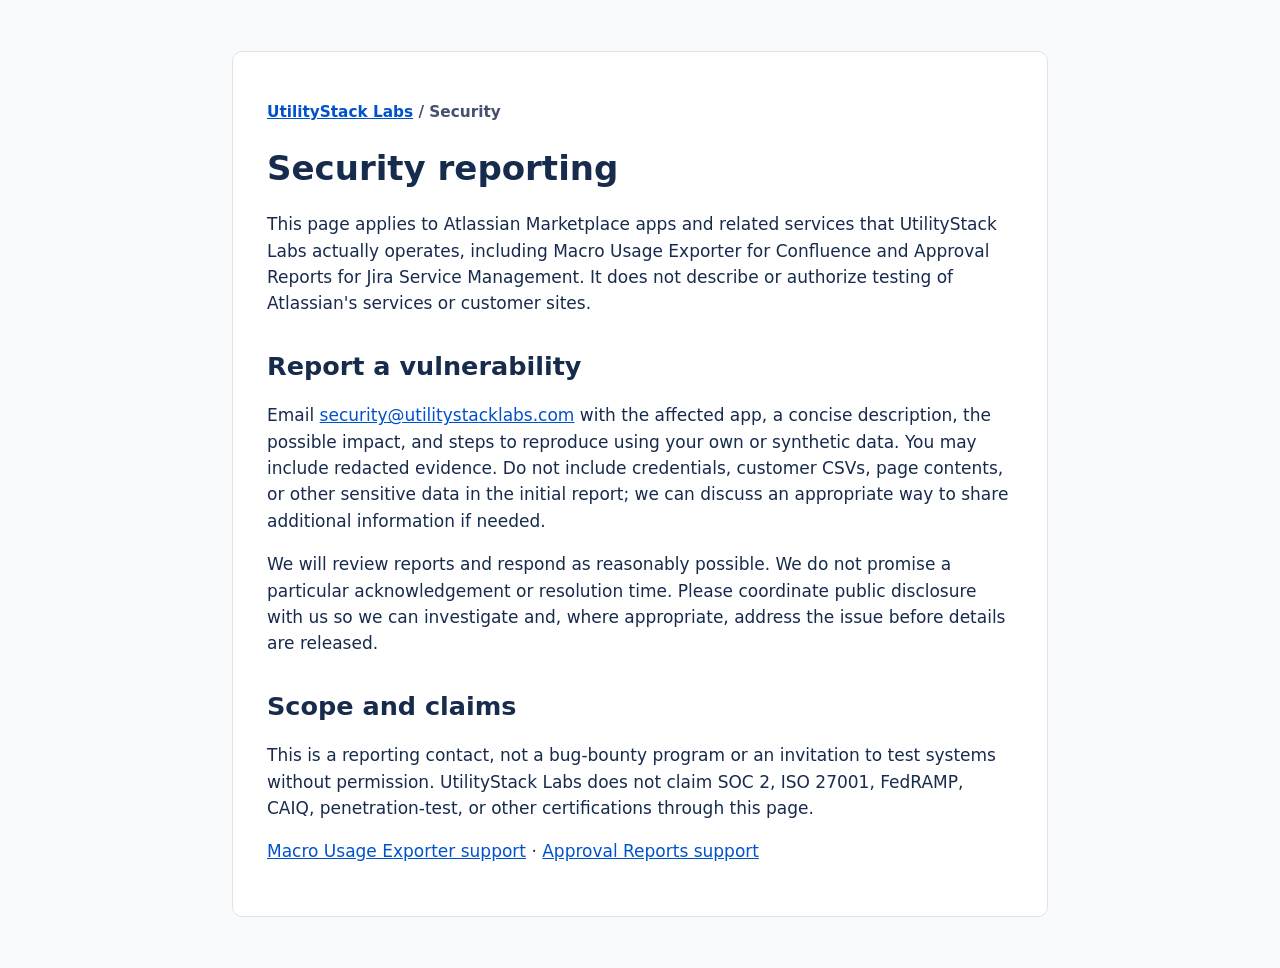
<file: security.html>
<!doctype html>
<html lang="en">
<head>
  <meta charset="utf-8">
  <meta name="viewport" content="width=device-width, initial-scale=1">
  <title>Security — UtilityStack Labs Marketplace apps</title>
  <link rel="stylesheet" href="style.css">
</head>
<body>
  <main>
    <p class="eyebrow"><a href="index.html">UtilityStack Labs</a> / Security</p>
    <h1>Security reporting</h1>
    <p>This page applies to Atlassian Marketplace apps and related services that UtilityStack Labs actually operates, including Macro Usage Exporter for Confluence and Approval Reports for Jira Service Management. It does not describe or authorize testing of Atlassian's services or customer sites.</p>
    <h2>Report a vulnerability</h2>
    <p>Email <a href="mailto:security@utilitystacklabs.com?subject=Security%20report">security@utilitystacklabs.com</a> with the affected app, a concise description, the possible impact, and steps to reproduce using your own or synthetic data. You may include redacted evidence. Do not include credentials, customer CSVs, page contents, or other sensitive data in the initial report; we can discuss an appropriate way to share additional information if needed.</p>
    <p>We will review reports and respond as reasonably possible. We do not promise a particular acknowledgement or resolution time. Please coordinate public disclosure with us so we can investigate and, where appropriate, address the issue before details are released.</p>
    <h2>Scope and claims</h2>
    <p>This is a reporting contact, not a bug-bounty program or an invitation to test systems without permission. UtilityStack Labs does not claim SOC 2, ISO 27001, FedRAMP, CAIQ, penetration-test, or other certifications through this page.</p>
    <p><a href="support.html">Macro Usage Exporter support</a> · <a href="approval-reports-support.html">Approval Reports support</a></p>
  </main>
</body>
</html>
</file>
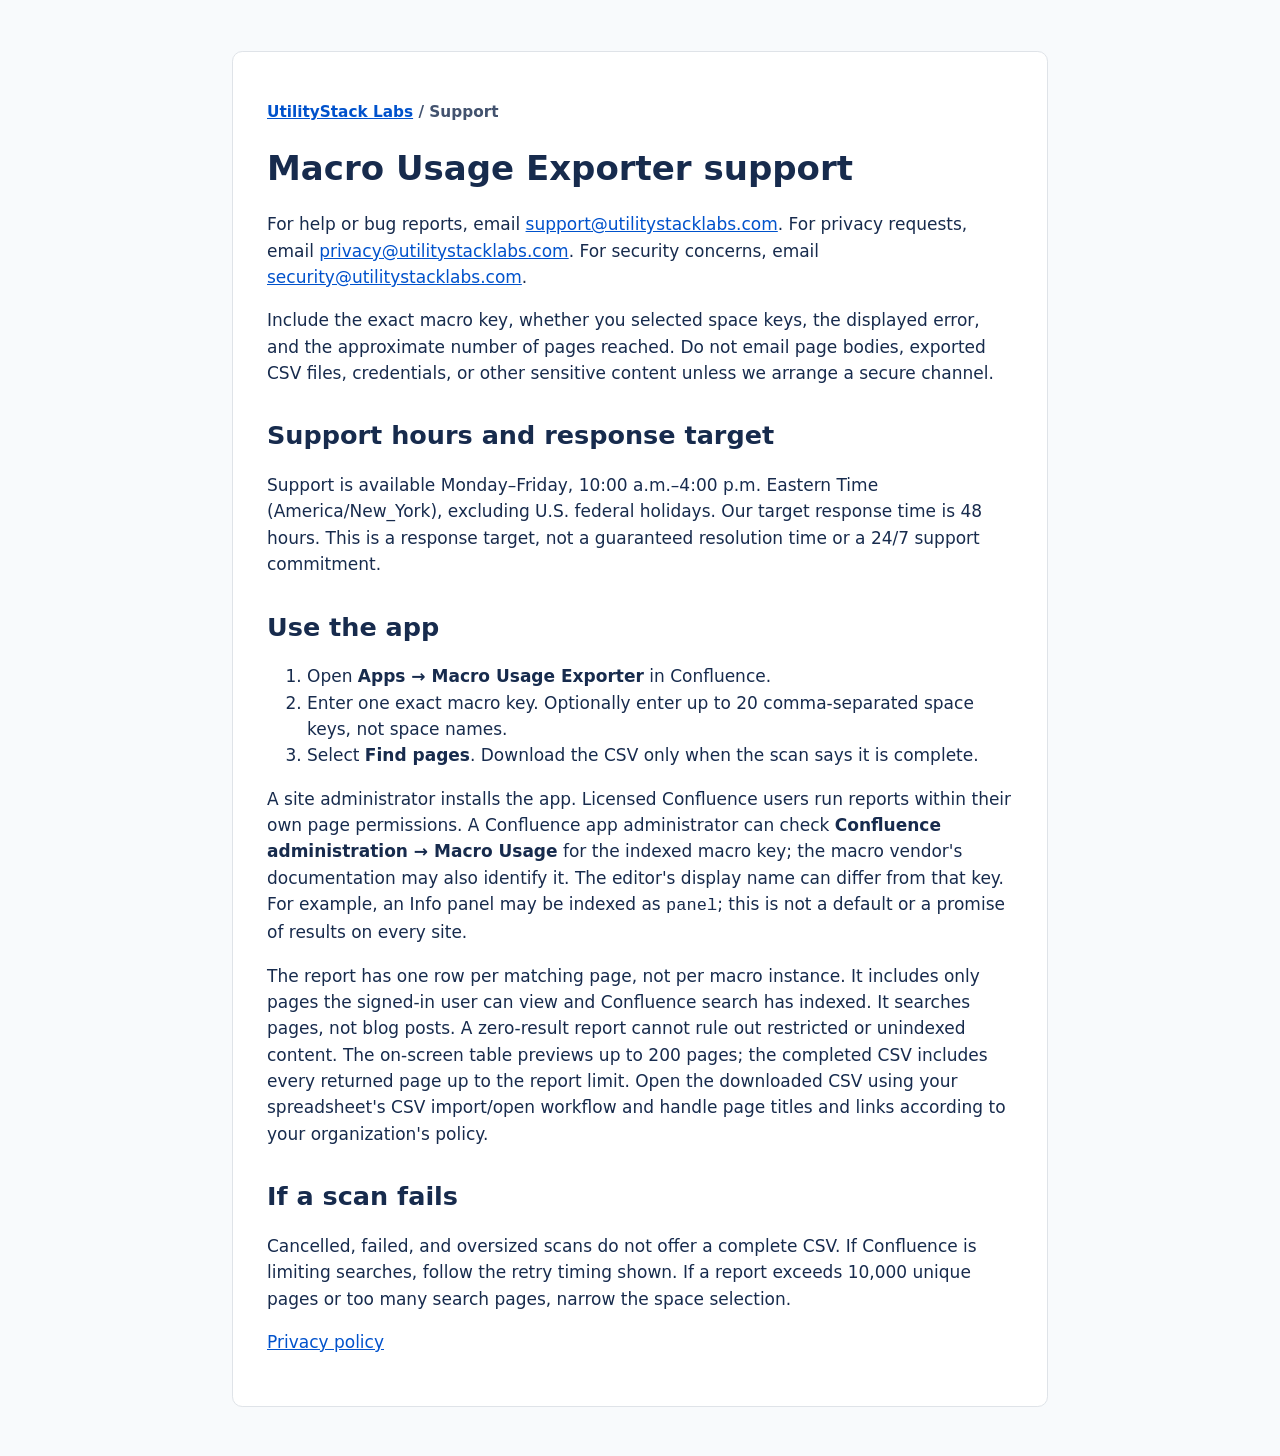
<file: support.html>
<!doctype html>
<html lang="en">
<head>
  <meta charset="utf-8">
  <meta name="viewport" content="width=device-width, initial-scale=1">
  <title>Support — Macro Usage Exporter</title>
  <link rel="stylesheet" href="style.css">
</head>
<body>
  <main>
    <p class="eyebrow"><a href="index.html">UtilityStack Labs</a> / Support</p>
    <h1>Macro Usage Exporter support</h1>
    <p>For help or bug reports, email <a href="mailto:support@utilitystacklabs.com">support@utilitystacklabs.com</a>. For privacy requests, email <a href="mailto:privacy@utilitystacklabs.com">privacy@utilitystacklabs.com</a>. For security concerns, email <a href="mailto:security@utilitystacklabs.com">security@utilitystacklabs.com</a>.</p>
    <p>Include the exact macro key, whether you selected space keys, the displayed error, and the approximate number of pages reached. Do not email page bodies, exported CSV files, credentials, or other sensitive content unless we arrange a secure channel.</p>
    <h2 id="hours">Support hours and response target</h2>
    <p>Support is available Monday–Friday, 10:00 a.m.–4:00 p.m. Eastern Time (America/New_York), excluding U.S. federal holidays. Our target response time is 48 hours. This is a response target, not a guaranteed resolution time or a 24/7 support commitment.</p>
    <h2>Use the app</h2>
    <ol>
      <li>Open <strong>Apps → Macro Usage Exporter</strong> in Confluence.</li>
      <li>Enter one exact macro key. Optionally enter up to 20 comma-separated space keys, not space names.</li>
      <li>Select <strong>Find pages</strong>. Download the CSV only when the scan says it is complete.</li>
    </ol>
    <p>A site administrator installs the app. Licensed Confluence users run reports within their own page permissions. A Confluence app administrator can check <strong>Confluence administration → Macro Usage</strong> for the indexed macro key; the macro vendor's documentation may also identify it. The editor's display name can differ from that key. For example, an Info panel may be indexed as <code>panel</code>; this is not a default or a promise of results on every site.</p>
    <p>The report has one row per matching page, not per macro instance. It includes only pages the signed-in user can view and Confluence search has indexed. It searches pages, not blog posts. A zero-result report cannot rule out restricted or unindexed content. The on-screen table previews up to 200 pages; the completed CSV includes every returned page up to the report limit. Open the downloaded CSV using your spreadsheet's CSV import/open workflow and handle page titles and links according to your organization's policy.</p>
    <h2>If a scan fails</h2>
    <p>Cancelled, failed, and oversized scans do not offer a complete CSV. If Confluence is limiting searches, follow the retry timing shown. If a report exceeds 10,000 unique pages or too many search pages, narrow the space selection.</p>
    <p><a href="privacy.html">Privacy policy</a></p>
  </main>
</body>
</html>
</file>
<file: style.css>
:root { color-scheme: light; font: 17px/1.55 system-ui, sans-serif; color: #172b4d; background: #f8fafc; }
* { box-sizing: border-box; }
body { margin: 0; }
main { max-width: 48rem; margin: 3rem auto; padding: 2rem; background: white; border: 1px solid #dfe3e8; border-radius: .6rem; }
h1, h2 { line-height: 1.2; }
h2 { margin-top: 2rem; }
a { color: #0052cc; }
nav { display: flex; flex-wrap: wrap; gap: 1rem; margin-top: 2rem; }
.eyebrow { color: #42526e; font-size: .9rem; font-weight: 700; }
.note { color: #42526e; font-size: .9rem; }
@media (max-width: 52rem) { main { margin: 0; padding: 1.5rem; border: 0; border-radius: 0; } }
</file>
